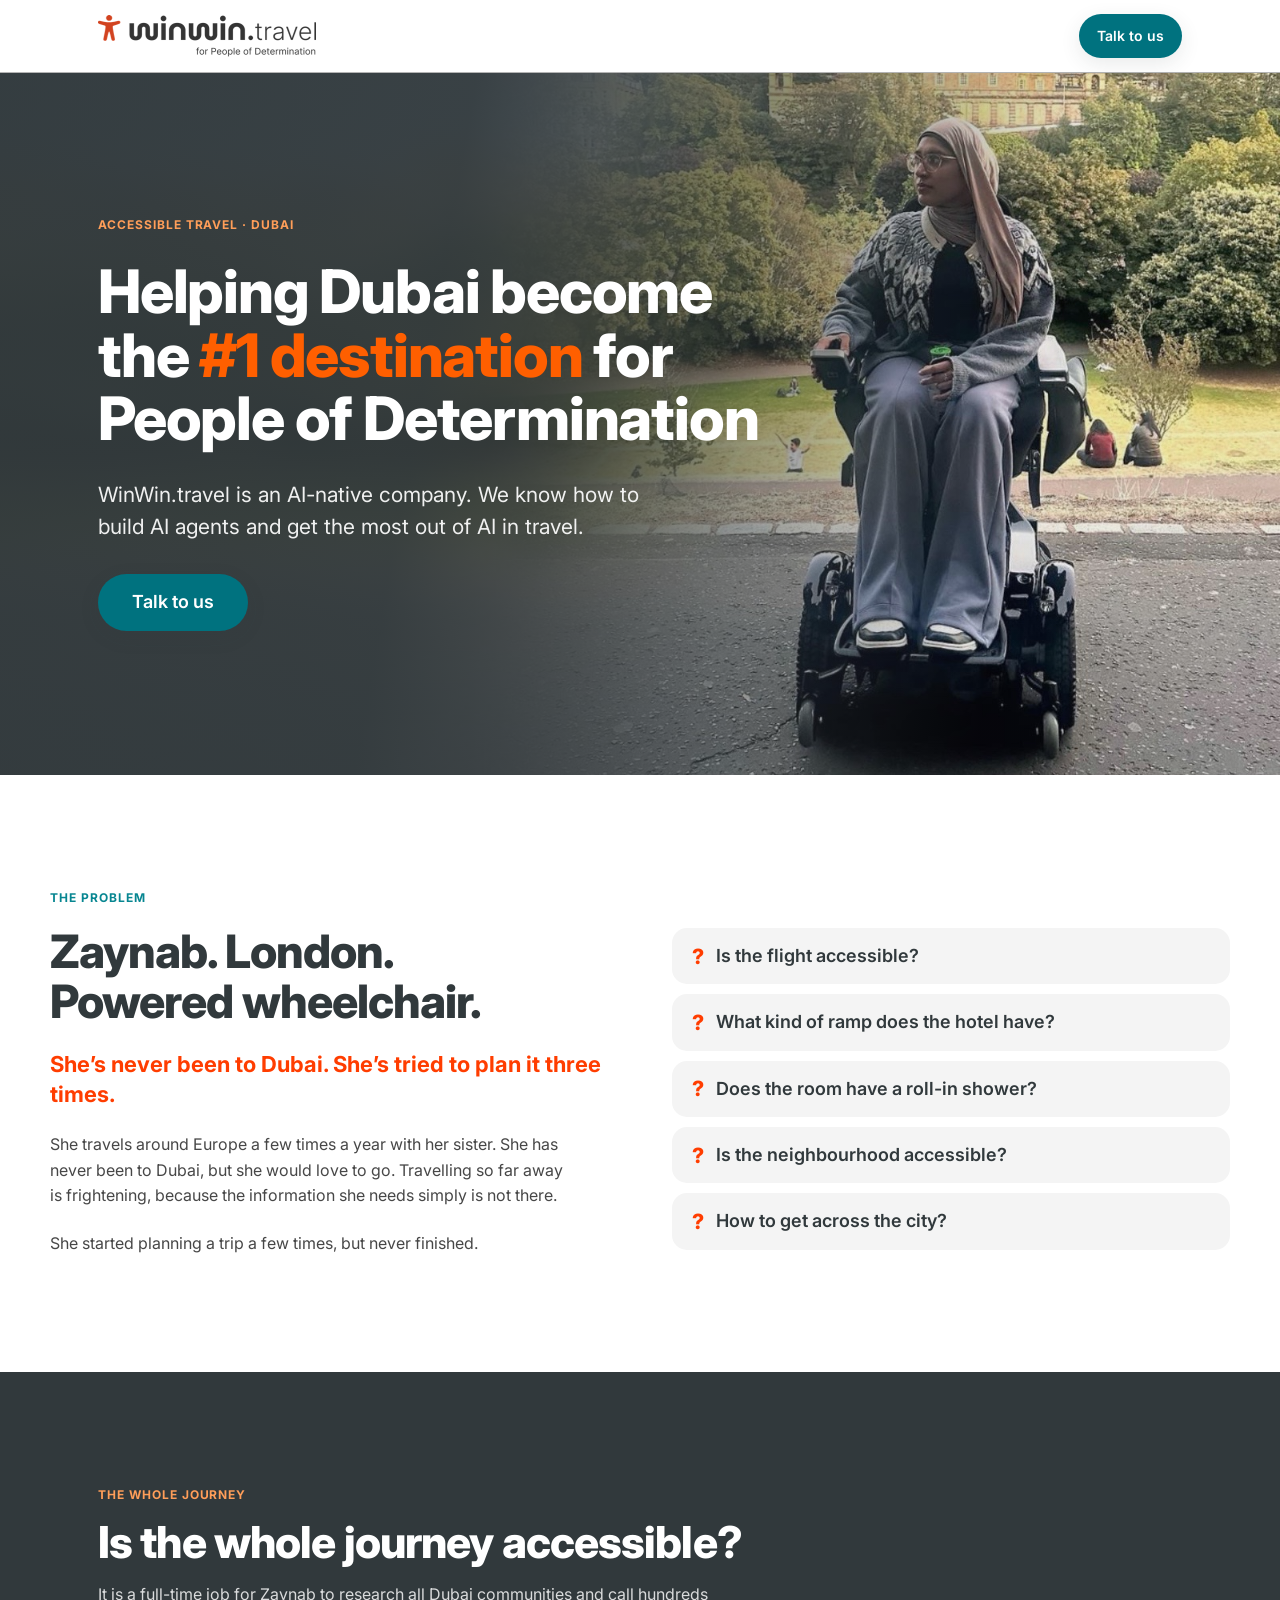
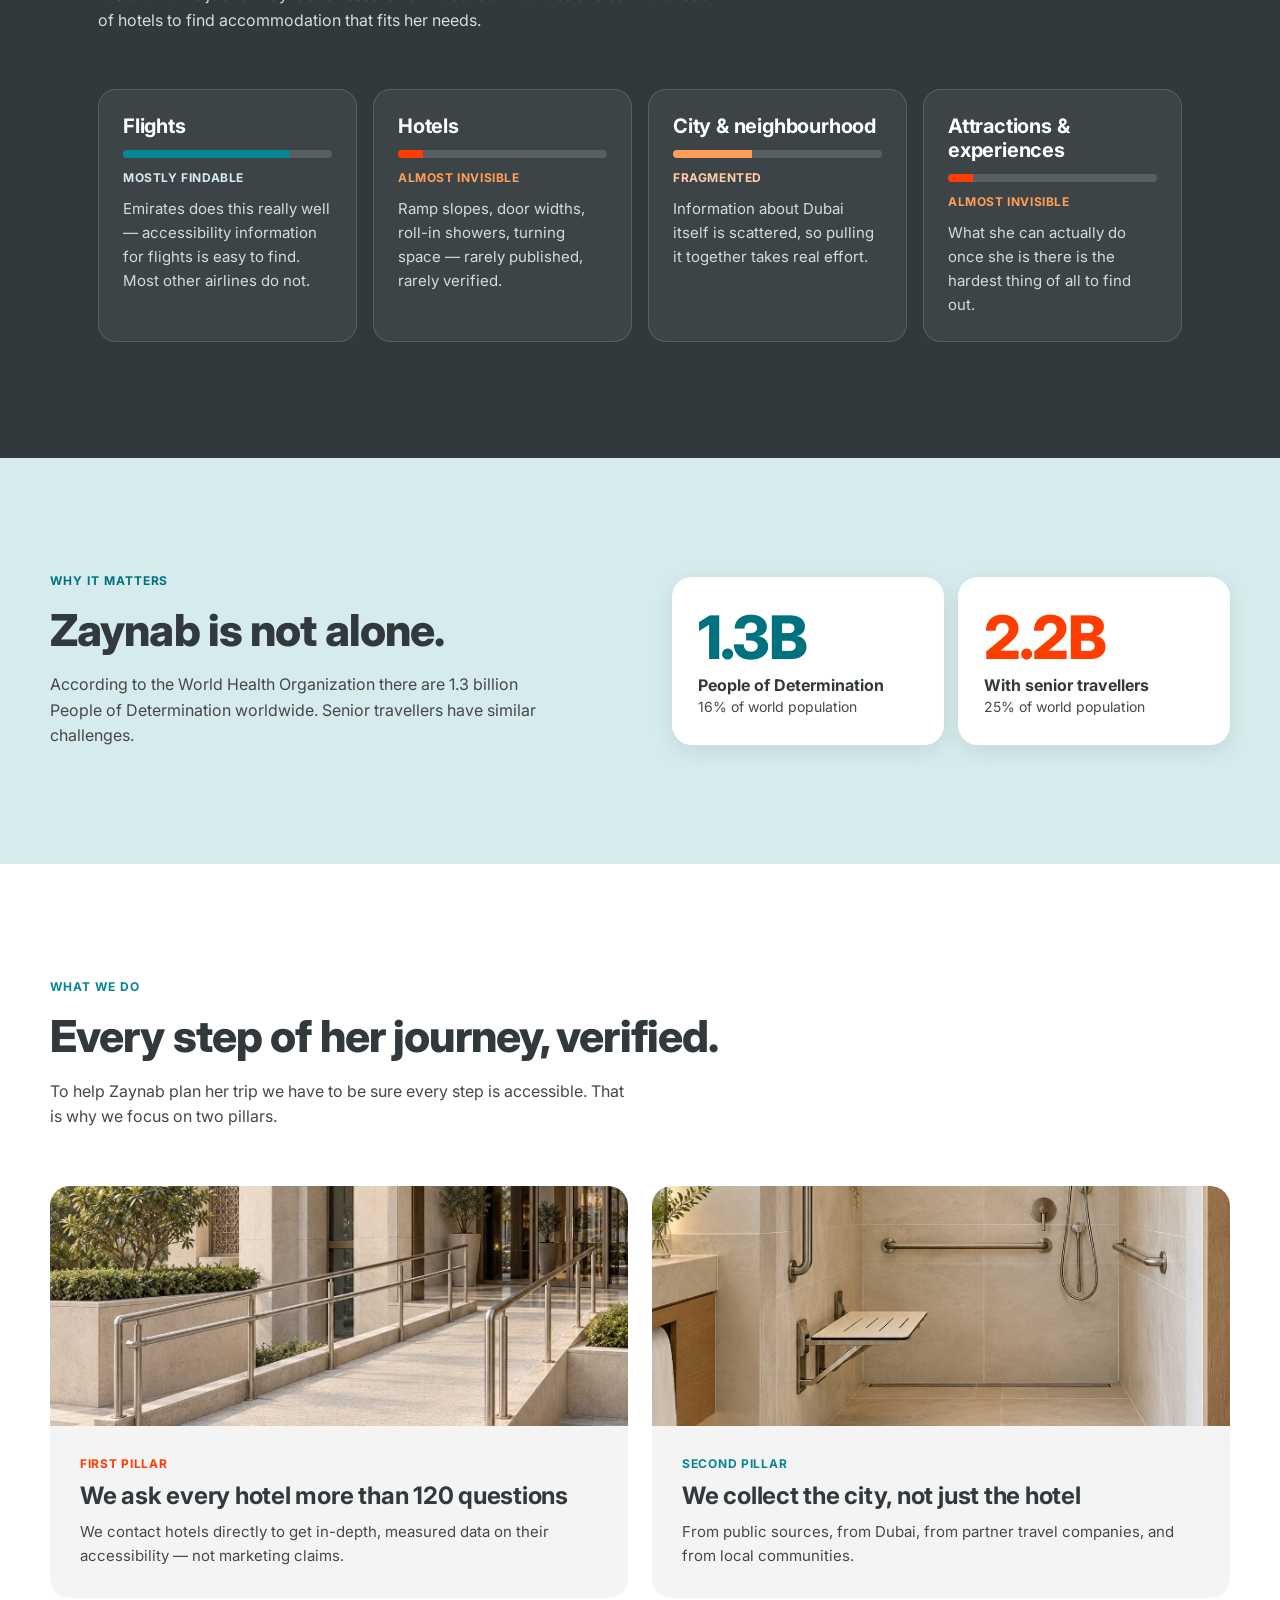
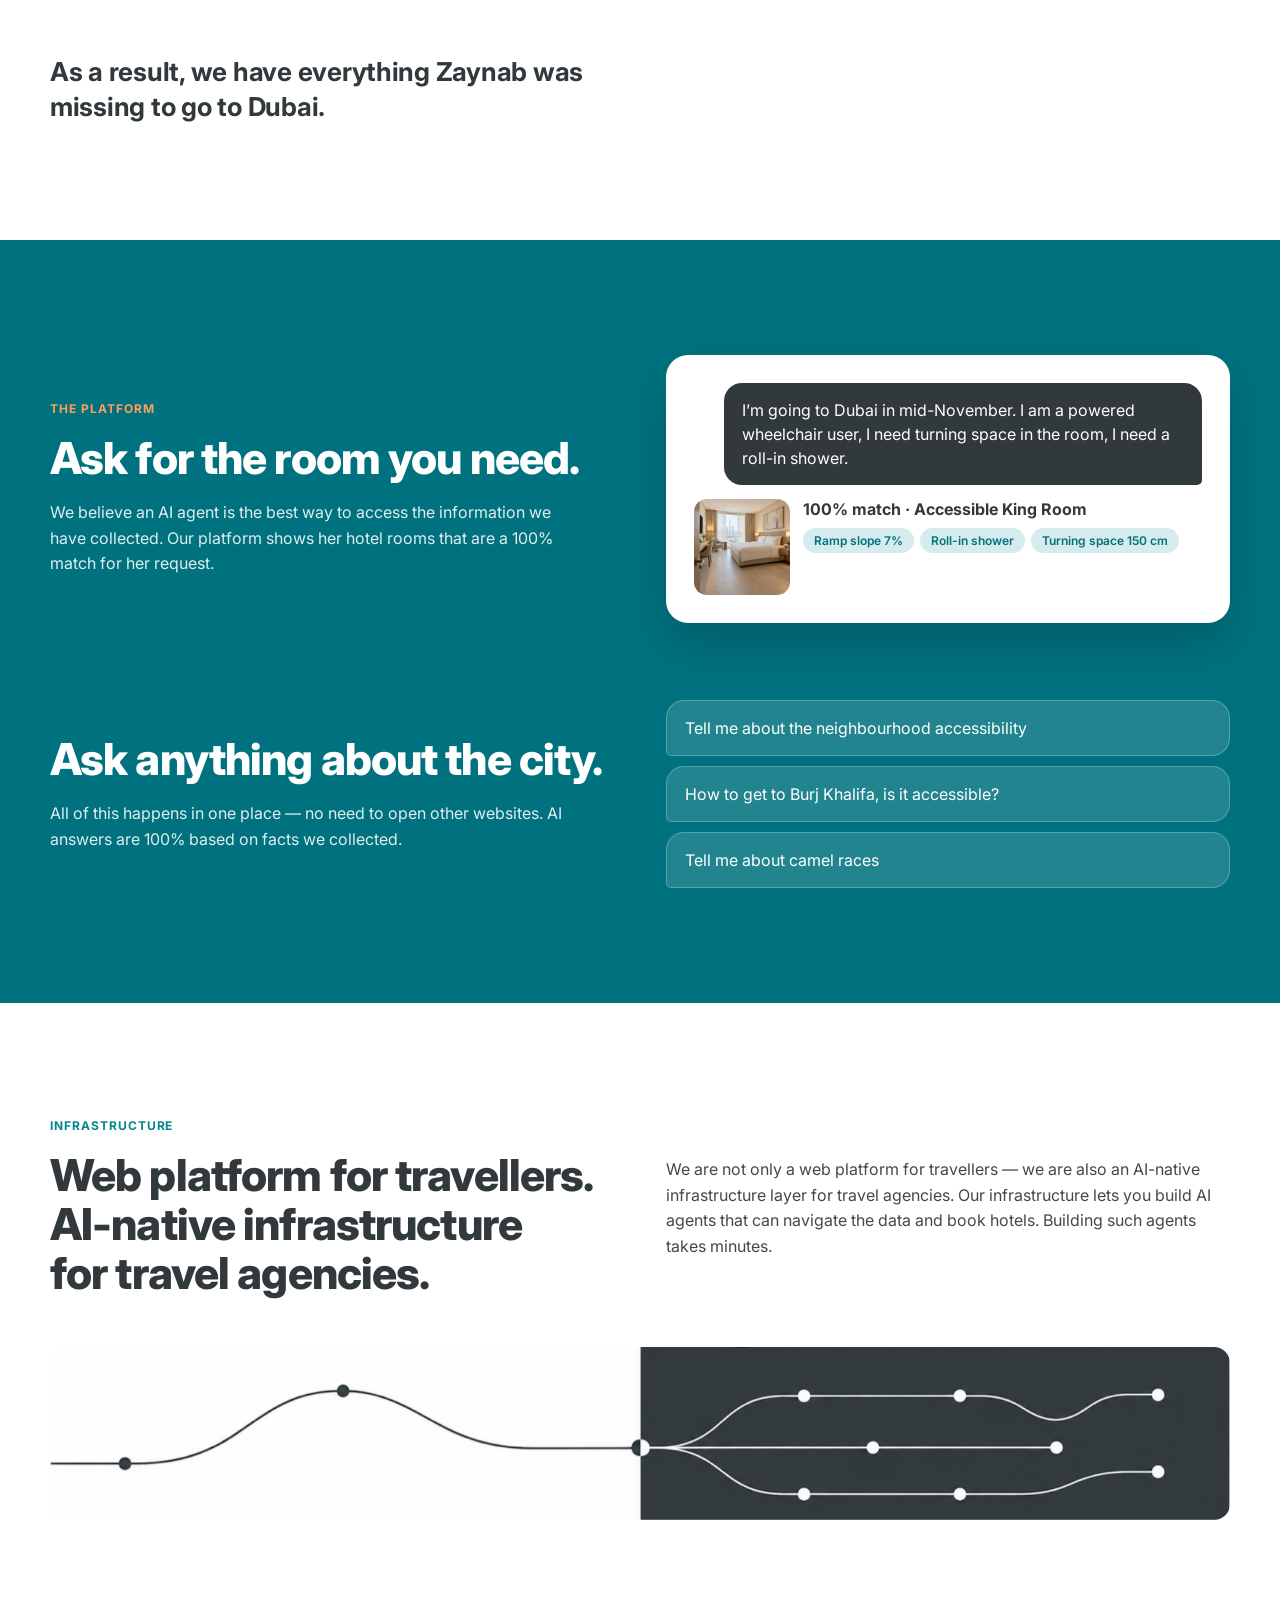
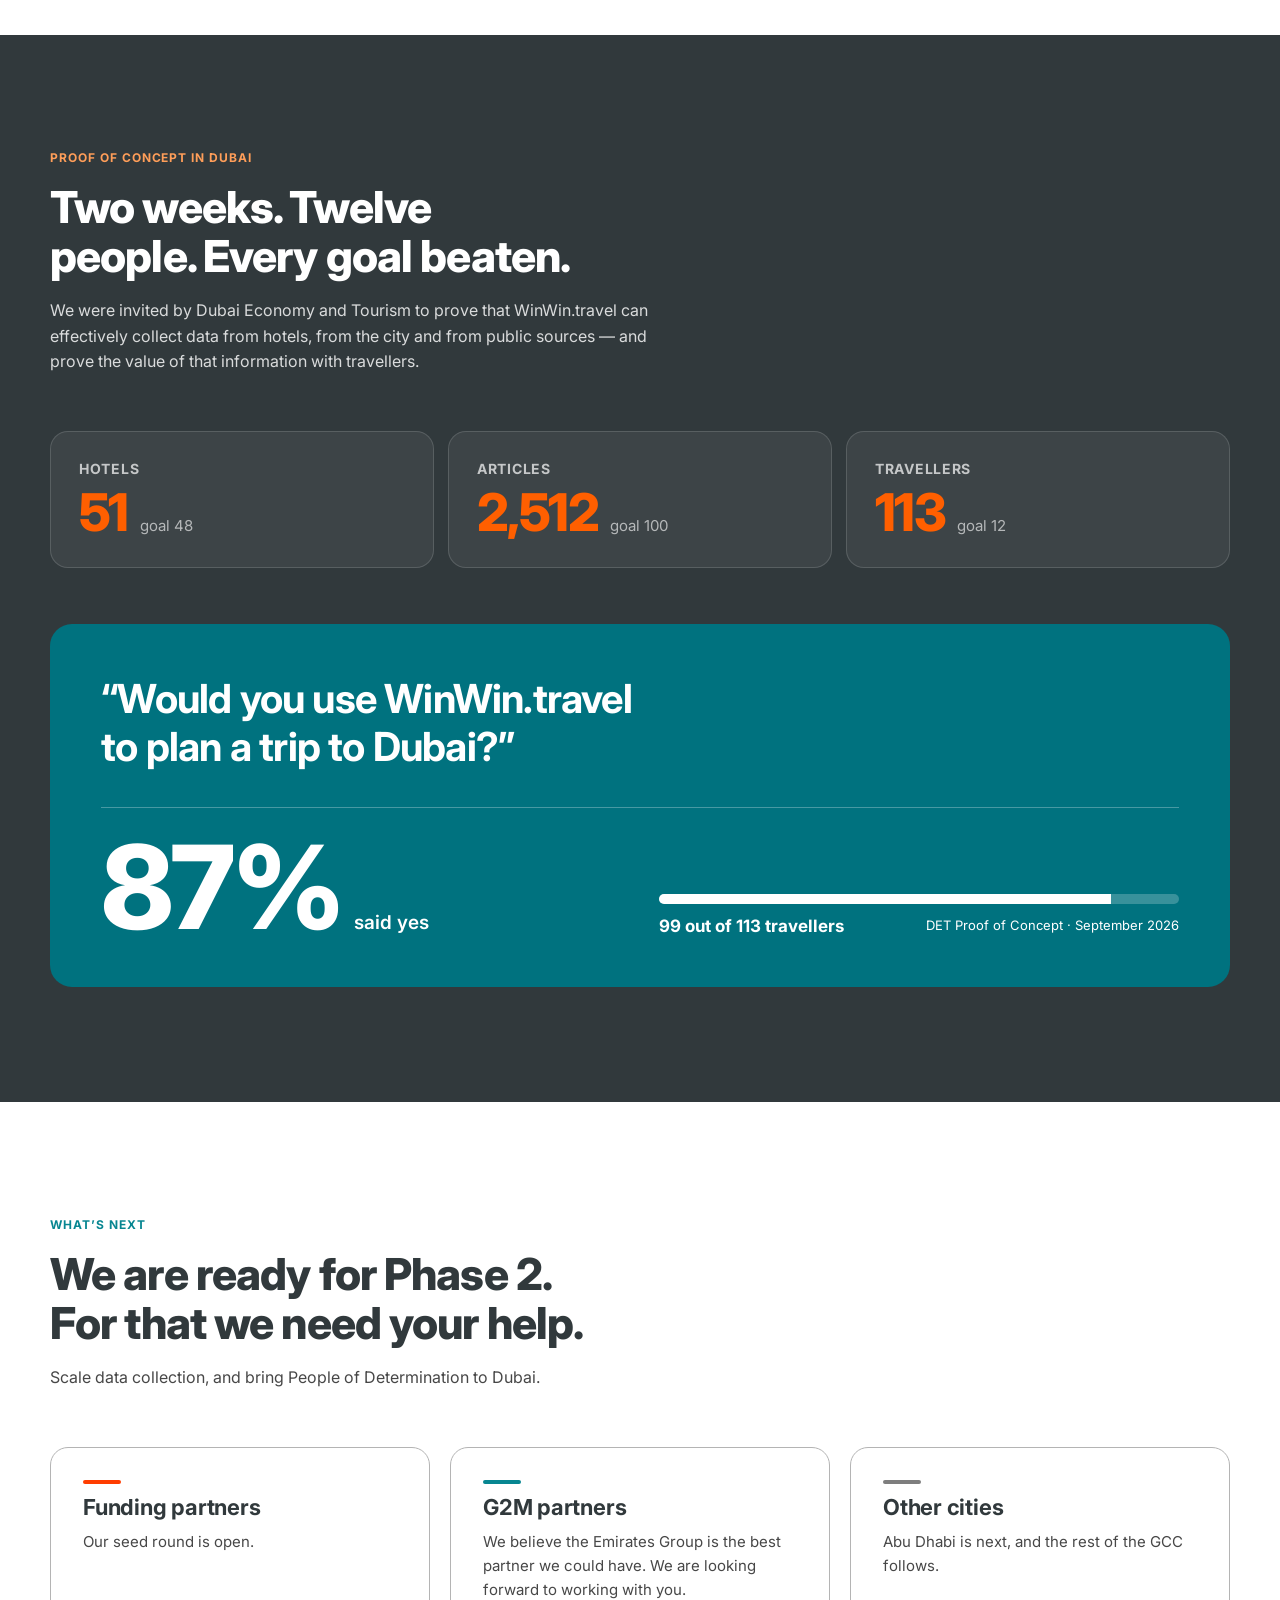
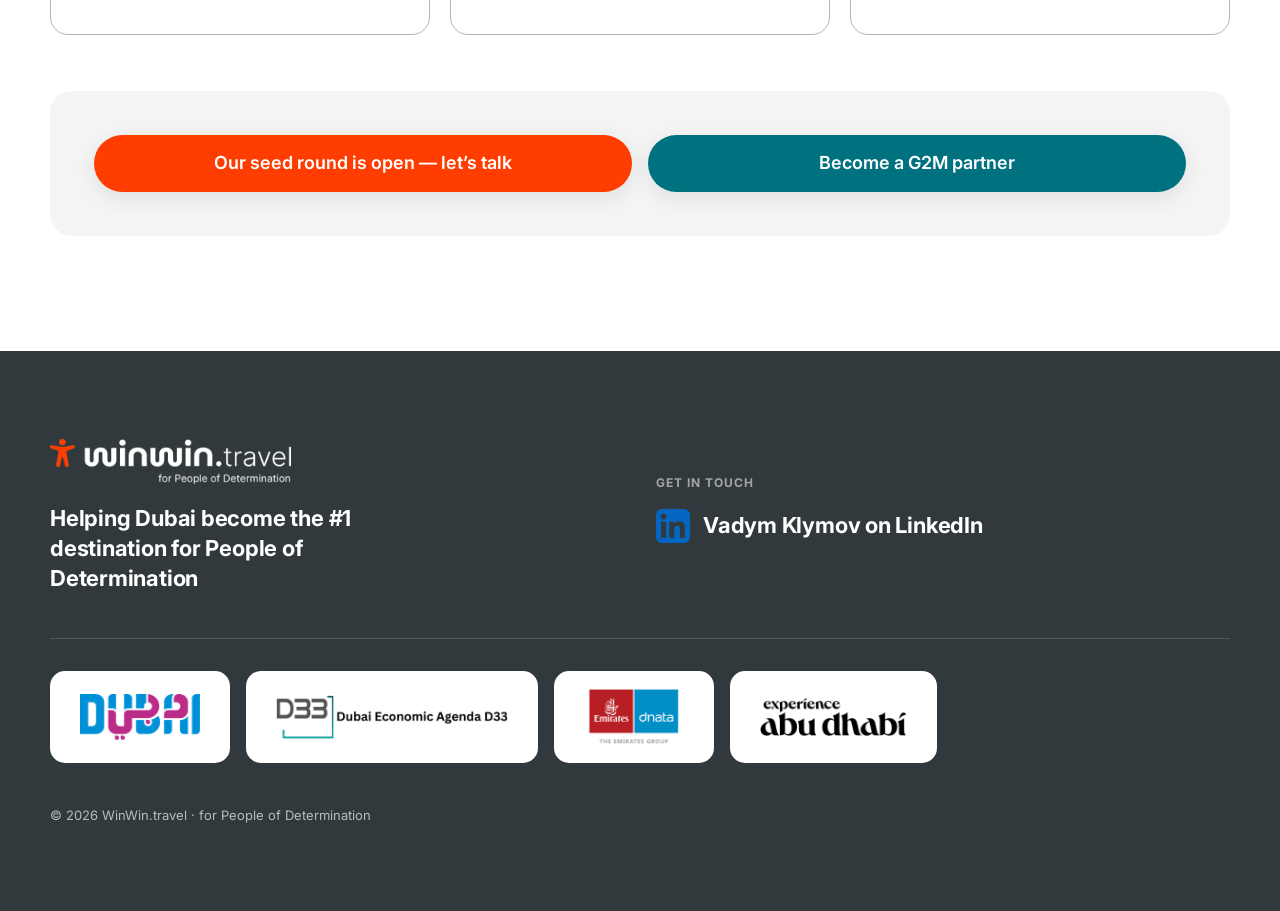
<file: forsatek/index.html>
<!DOCTYPE html>
<html lang="en">
<head>
<!-- Google Tag Manager -->
<script>(function(w,d,s,l,i){w[l]=w[l]||[];w[l].push({'gtm.start':
new Date().getTime(),event:'gtm.js'});var f=d.getElementsByTagName(s)[0],
j=d.createElement(s),dl=l!='dataLayer'?'&l='+l:'';j.async=true;j.src=
'https://www.googletagmanager.com/gtm.js?id='+i+dl;f.parentNode.insertBefore(j,f);
})(window,document,'script','dataLayer','GTM-TPFXL96C');</script>
<!-- End Google Tag Manager -->
<meta charset="UTF-8">
<meta name="viewport" content="width=device-width, initial-scale=1.0">
<title>WinWin.travel - accessible travel, Dubai first</title>
<meta name="description" content="WinWin.travel helps Dubai become the #1 destination for People of Determination. We ask every hotel more than 120 questions, collect the city as well as the hotel, and make all of it searchable through an AI agent. Proof of concept with Dubai Economy and Tourism: 51 hotels, 2,512 articles, 113 travellers, 87% would use it.">
<meta name="theme-color" content="#31393C">
<link rel="canonical" href="https://pages.winwin.travel/forsatek/">
<meta property="og:title" content="Helping Dubai become the #1 destination for People of Determination">
<meta property="og:description" content="We collect accessibility data room by room and city-wide, then make it searchable in plain language. 51 hotels, 2,512 articles, 113 travellers - 87% said they would use it.">
<meta property="og:type" content="website">
<meta property="og:url" content="https://pages.winwin.travel/forsatek/">
<meta property="og:image" content="https://pages.winwin.travel/forsatek/assets/hero-zaynab.jpg">
<meta property="og:image:alt" content="Zaynab, a powered wheelchair user, outdoors in a London park">
<meta name="twitter:card" content="summary_large_image">
<link rel="preconnect" href="https://fonts.googleapis.com">
<link rel="preconnect" href="https://fonts.gstatic.com" crossorigin>
<link href="https://fonts.googleapis.com/css2?family=Inter:wght@400;500;600;700;800&display=swap" rel="stylesheet">
<link rel="icon" type="image/png" href="../shared/favicon.png">

<!--
  Built from the design handoff in design_handoff_winwin_landing/ (Claude Design
  project "WinWin Landing Page - Responsive"). The prototype's JS responsive
  layer and <x-dc> runtime are deliberately not carried over - every layout
  delta below is an ordinary media query at 760px, per the handoff README.

  OPEN ITEMS before this is promoted anywhere public:
    1. CTA destination. All seven CTAs point at Vadym's LinkedIn profile, which
       the handoff marks as a placeholder. Search for LINKEDIN-CTA below.
       Note the handoff spelled the profile /in/vadymklymov/ while the previous
       version of this page used /in/vadym-klymov/ - the second one is used here.
    2. The 2.2B senior-traveller figure is unsourced. The 1.3B figure is WHO.
    3. UN SDG and Intelak partner logos were named in the deck but no asset
       was supplied - the footer row has four marks, not six.
    4. Wordmarks and partner logos are raster crops. Ask design for SVG.
-->

<style>
:root {
  /* Brand orange - energetic, action */
  --brand-300: #FF3D00;
  --brand-200: #FF5F00;
  --brand-100: #FF9E59;
  --brand-50:  #FFCBA8;
  /* Primary teal - calm, trust, accessibility */
  --primary-200: #00727F;
  --primary-100: #078691;
  --primary-50:  #D6EBED;
  /* Neutrals */
  --grey-100: #F4F4F4;
  --grey-200: #B4B4B4;
  --grey-300: #7E7E7E;
  --grey-400: #474747;
  --grey-500: #31393C;

  --font-sans: 'Inter', -apple-system, BlinkMacSystemFont, 'Segoe UI', Roboto, Helvetica, Arial, sans-serif;
  --shadow-md: 0 6px 20px rgba(49,57,60,.10);

  --gutter: clamp(18px, 5vw, 48px);
  --section-y: clamp(56px, 9vw, 120px);
}

*, *::before, *::after { box-sizing: border-box; margin: 0; padding: 0; }

html { scroll-behavior: smooth; }
@media (prefers-reduced-motion: reduce) {
  html { scroll-behavior: auto; }
  * { transition: none !important; }
}

body {
  font-family: var(--font-sans);
  color: var(--grey-500);
  background: #FFFFFF;
  overflow-x: hidden;
  -webkit-font-smoothing: antialiased;
}

a { color: var(--primary-200); text-decoration: none; }
a:hover { color: var(--brand-300); }

/* Accessibility brand - do not suppress or restyle away. */
*:focus-visible { outline: 3px solid var(--primary-100); outline-offset: 3px; }

img { display: block; }
ul { list-style: none; }

/* ---------- layout primitives ---------- */
.wrap { max-width: 1180px; margin: 0 auto; }
.section { padding: var(--section-y) var(--gutter); }
.stack { display: flex; flex-direction: column; }

/* ---------- type ---------- */
.eyebrow {
  font-size: 12px; font-weight: 700; letter-spacing: .08em;
  text-transform: uppercase;
}
h1, h2, h3 { font-weight: 800; letter-spacing: -0.02em; text-wrap: balance; }
h1 { font-size: clamp(34px, 5.2vw, 60px); line-height: 1.06; }
h2 { font-size: clamp(30px, 3.8vw, 44px); line-height: 1.1; }
h3 { font-weight: 700; letter-spacing: -0.01em; }
.body { font-size: 16px; line-height: 1.6; }

/* ---------- buttons (design-system Button, pill, semibold) ---------- */
.btn {
  display: inline-flex; align-items: center; justify-content: center;
  text-align: center;
  font-family: inherit; font-weight: 600; line-height: 1.15;
  border: 2px solid transparent; border-radius: 999px;
  min-height: 44px; /* touch target - a11y requirement, overrides the DS 36px sm */
  cursor: pointer;
  transition: transform .16s cubic-bezier(.2,.7,.2,1), filter .16s, box-shadow .16s;
}
.btn:hover { transform: translateY(-1px); filter: brightness(1.06); }
.btn:active { transform: translateY(0); }
.btn--sm { font-size: 14px; padding: 8px 16px; gap: 6px; }
.btn--md { font-size: 16px; padding: 12px 24px; gap: 8px; }
.btn--lg { font-size: 18px; padding: 16px 32px; gap: 10px; }
.btn--teal   { background: var(--primary-200); color: #FFFFFF; box-shadow: var(--shadow-md); }
.btn--orange { background: var(--brand-300);   color: #FFFFFF; box-shadow: var(--shadow-md); }
.btn--white  { background: #FFFFFF; color: var(--primary-200); border-color: #FFFFFF; }
.btn--teal:hover, .btn--orange:hover { color: #FFFFFF; }
.btn--white:hover { color: var(--primary-200); }

/* ---------- header ---------- */
.site-header {
  position: sticky; top: 0; z-index: 50;
  background: rgba(255,255,255,.92);
  backdrop-filter: blur(10px); -webkit-backdrop-filter: blur(10px);
  border-bottom: 1px solid var(--grey-200);
}
.site-header__inner {
  max-width: 1180px; margin: 0 auto;
  padding: 14px var(--gutter);
  display: flex; align-items: center; justify-content: space-between; gap: 16px;
}
.logo--full { height: 42px; width: auto; }
.logo--mark { height: 24px; width: auto; display: none; }

/* ---------- hero ---------- */
.hero {
  position: relative; background: var(--grey-500); color: #FFFFFF;
  overflow: hidden; min-height: min(78vh, 720px);
  display: flex; align-items: center;
}
.hero__img {
  position: absolute; inset: 0; width: 100%; height: 100%;
  object-fit: cover; object-position: 72% center;
}
.hero__scrim {
  position: absolute; inset: 0;
  background: linear-gradient(100deg, rgba(49,57,60,.96) 0%, rgba(49,57,60,.92) 34%, rgba(49,57,60,.55) 56%, rgba(49,57,60,.08) 78%);
}
.hero__inner {
  position: relative; max-width: 1180px; width: 100%; margin: 0 auto;
  padding: clamp(40px,9vw,120px) var(--gutter);
}
.hero__content {
  max-width: 680px; display: flex; flex-direction: column;
  gap: clamp(18px,2.4vw,28px); align-items: flex-start;
}
.hero__eyebrow { color: var(--brand-100); }
.hero h1 .accent { color: var(--brand-200); }
.hero__body {
  font-size: clamp(16px,1.7vw,21px); line-height: 1.5;
  color: rgba(255,255,255,.92); max-width: 560px;
}
.hero .btn { margin-top: 4px; }

/* ---------- problem ---------- */
.problem__grid {
  display: grid; grid-template-columns: repeat(auto-fit, minmax(300px, 1fr));
  gap: clamp(24px,5vw,72px); align-items: start;
}
.problem__copy { gap: 22px; min-width: 0; }
.problem__copy .eyebrow { color: var(--primary-100); }
.problem__h2 { font-size: clamp(30px, 4vw, 46px); line-height: 1.08; }
.problem__lede {
  font-size: clamp(18px,2vw,22px); line-height: 1.4; font-weight: 700;
  color: var(--brand-300);
}
.problem__copy .body { color: var(--grey-400); max-width: 52ch; }
.questions { gap: 10px; min-width: 0; padding-top: 38px; }
.question {
  display: flex; align-items: center; gap: 12px;
  padding: 16px 20px; background: var(--grey-100); border-radius: 15px;
  font-size: clamp(16px,1.6vw,18px); font-weight: 600; line-height: 1.35;
}
.question::before {
  content: "?"; color: var(--brand-300); font-size: 21px; font-weight: 800;
  line-height: 1; flex: none;
}

/* ---------- journey ---------- */
.journey {
  padding: var(--section-y) 0;
  background: var(--grey-500); color: #FFFFFF;
}
.journey__wrap { gap: clamp(24px,5vw,56px); }
.journey__head { gap: 16px; max-width: 760px; padding: 0 var(--gutter); }
.journey__head .eyebrow { color: var(--brand-100); }
.journey__head h2 { font-size: clamp(28px, 3.8vw, 44px); }
.journey__head .body { color: rgba(255,255,255,.82); max-width: 62ch; }
.journey__track {
  display: grid; grid-template-columns: repeat(auto-fit, minmax(230px, 1fr));
  gap: 16px; padding: 0 var(--gutter);
}
.journey__card {
  display: flex; flex-direction: column; gap: 12px; padding: 24px;
  background: rgba(255,255,255,.06); border: 1px solid rgba(255,255,255,.14);
  border-radius: 18px; min-width: 0;
}
.journey__card h3 { font-size: 20px; }
.meter {
  height: 8px; border-radius: 999px;
  background: rgba(255,255,255,.14); overflow: hidden;
}
.meter__fill { height: 100%; }
.journey__status { font-size: 12px; font-weight: 700; letter-spacing: .05em; text-transform: uppercase; }
.journey__card p { font-size: 15px; line-height: 1.6; color: rgba(255,255,255,.8); }
.journey__hint {
  display: none; padding: 0 var(--gutter);
  font-size: 13px; color: rgba(255,255,255,.66);
}

/* ---------- why it matters ---------- */
.why { background: var(--primary-50); }
.why__grid {
  display: grid; grid-template-columns: repeat(auto-fit, minmax(290px, 1fr));
  gap: clamp(24px,5vw,64px); align-items: center;
}
.why__copy { gap: 18px; min-width: 0; }
.why__copy .eyebrow { color: var(--primary-200); }
.why__copy .body { color: var(--grey-400); max-width: 50ch; }
.stats {
  display: grid; grid-template-columns: repeat(auto-fit, minmax(190px, 1fr));
  gap: 14px; min-width: 0;
}
.stat {
  display: flex; flex-direction: column; gap: 8px;
  padding: clamp(22px,3vw,30px) clamp(24px,3vw,26px);
  background: #FFFFFF; border-radius: 20px; box-shadow: var(--shadow-md);
  min-width: 0;
}
.stat__figure {
  font-size: clamp(44px,5.5vw,60px); font-weight: 800;
  letter-spacing: -0.03em; line-height: 1; flex: none;
}
.stat__figure--teal   { color: var(--primary-200); }
.stat__figure--orange { color: var(--brand-300); }
.stat__text { display: flex; flex-direction: column; gap: 2px; min-width: 0; }
.stat__label { font-size: 16px; font-weight: 700; line-height: 1.35; }
.stat__sub { font-size: 14px; color: var(--grey-400); }

/* ---------- what we do ---------- */
.pillars__wrap { gap: clamp(24px,5vw,56px); }
.pillars__head { gap: 18px; max-width: 700px; }
.pillars__head .eyebrow { color: var(--primary-100); }
.pillars__head .body { color: var(--grey-400); max-width: 58ch; }
.pillars__grid {
  display: grid; grid-template-columns: repeat(auto-fit, minmax(300px, 1fr));
  gap: clamp(14px,2vw,24px);
}
.pillar {
  display: flex; flex-direction: column;
  border-radius: 20px; overflow: hidden; background: var(--grey-100); min-width: 0;
}
.pillar img { width: 100%; height: clamp(190px,26vw,240px); object-fit: cover; }
.pillar__text { display: flex; flex-direction: column; gap: 10px; padding: clamp(24px,3vw,30px); }
.pillar__text .eyebrow { letter-spacing: .06em; }
.pillar__text h3 { font-size: clamp(21px,2.4vw,24px); line-height: 1.22; }
.pillar__text p { font-size: 15px; line-height: 1.6; color: var(--grey-400); }
.pillars__close {
  font-size: clamp(20px,2.2vw,26px); font-weight: 700; line-height: 1.35;
  letter-spacing: -0.01em; max-width: 34ch;
}

/* ---------- product ---------- */
.product { background: var(--primary-200); color: #FFFFFF; }
.product__wrap { gap: clamp(44px,6vw,80px); }
.product__block {
  display: grid; grid-template-columns: repeat(auto-fit, minmax(300px, 1fr));
  gap: clamp(24px,4vw,56px); align-items: center;
}
.product__copy { gap: 18px; min-width: 0; }
.product__copy .eyebrow { color: var(--brand-100); }
.product__copy .body { color: rgba(255,255,255,.88); max-width: 52ch; }
.chat {
  display: flex; flex-direction: column; gap: 14px;
  background: #FFFFFF; border-radius: 22px; padding: clamp(18px,3vw,28px);
  color: var(--grey-500); box-shadow: 0 20px 50px rgba(0,0,0,.18); min-width: 0;
}
.chat__ask {
  align-self: flex-end; max-width: 94%;
  background: var(--grey-500); color: #FFFFFF; padding: 15px 18px;
  border-radius: 18px 18px 5px 18px;
  font-size: clamp(15px,1.6vw,16px); line-height: 1.5;
}
.chat__result { display: flex; gap: 13px; align-items: flex-start; min-width: 0; }
.chat__thumb {
  width: clamp(74px,9vw,96px); height: clamp(74px,9vw,96px);
  object-fit: cover; border-radius: 13px; flex: none;
}
.chat__meta { display: flex; flex-direction: column; gap: 8px; min-width: 0; }
.chat__title { font-size: clamp(15px,1.6vw,16px); font-weight: 700; line-height: 1.3; }
.chat__pills { display: flex; flex-wrap: wrap; gap: 6px; }
.chat__pills li {
  font-size: 12px; font-weight: 600; padding: 5px 11px; border-radius: 999px;
  background: var(--primary-50); color: var(--primary-200);
}
.bubbles { display: flex; flex-direction: column; gap: 10px; min-width: 0; }
.bubbles li {
  background: rgba(255,255,255,.13); border: 1px solid rgba(255,255,255,.24);
  padding: 15px 18px; border-radius: 18px 18px 18px 5px;
  font-size: clamp(15px,1.6vw,16px); line-height: 1.5;
}

/* ---------- infrastructure ---------- */
.infra__wrap { gap: clamp(20px,4vw,48px); }
.infra__grid {
  display: grid; grid-template-columns: repeat(auto-fit, minmax(300px, 1fr));
  gap: clamp(20px,4vw,56px); align-items: center;
}
.infra__copy { gap: 18px; min-width: 0; }
.infra__copy .eyebrow { color: var(--primary-100); }
.infra__copy h2 { font-size: clamp(28px, 3.8vw, 44px); line-height: 1.12; }
.infra__body { color: var(--grey-400); max-width: 56ch; min-width: 0; }
.infra__diagram { width: 100%; height: auto; border-radius: 16px; }

/* ---------- proof of concept ---------- */
.poc { background: var(--grey-500); color: #FFFFFF; }
.poc__wrap { gap: clamp(24px,5vw,56px); }
.poc__head { gap: 18px; max-width: 760px; }
.poc__head .eyebrow { color: var(--brand-100); }
.poc__head .body { color: rgba(255,255,255,.82); max-width: 62ch; }
.poc__grid {
  display: grid; grid-template-columns: repeat(auto-fit, minmax(210px, 1fr)); gap: 14px;
}
.poc__card {
  display: flex; flex-direction: column; gap: 10px;
  padding: clamp(18px,3vw,28px) clamp(20px,3vw,28px); border-radius: 18px;
  background: rgba(255,255,255,.06); border: 1px solid rgba(255,255,255,.14);
  min-width: 0;
}
.poc__label {
  font-size: 14px; font-weight: 700; letter-spacing: .05em;
  text-transform: uppercase; color: rgba(255,255,255,.7);
}
.poc__value { display: flex; align-items: baseline; gap: 12px; flex-wrap: wrap; }
.poc__figure {
  font-size: clamp(34px,4.5vw,52px); font-weight: 800;
  letter-spacing: -0.03em; line-height: 1; color: var(--brand-200);
}
.poc__goal { font-size: 15px; color: rgba(255,255,255,.62); }
.survey {
  display: flex; flex-direction: column; gap: clamp(24px,3.5vw,36px);
  padding: clamp(28px,4vw,56px) clamp(24px,4vw,56px);
  border-radius: 22px; background: var(--primary-200);
}
.survey__quote {
  font-size: clamp(24px,3.4vw,40px); font-weight: 700; line-height: 1.2;
  letter-spacing: -0.02em; max-width: 24ch; text-wrap: balance;
}
.survey__result {
  display: grid; grid-template-columns: repeat(auto-fit, minmax(240px, 1fr));
  gap: clamp(20px,3vw,48px); align-items: end;
  padding-top: clamp(20px,3vw,32px);
  border-top: 1px solid rgba(255,255,255,.28);
}
.survey__share { display: flex; align-items: baseline; gap: 14px; min-width: 0; }
.survey__pct {
  font-size: clamp(76px,10vw,116px); font-weight: 800;
  letter-spacing: -0.04em; line-height: .82;
}
.survey__said { font-size: clamp(16px,1.8vw,19px); font-weight: 600; line-height: 1.3; }
.survey__meter { display: flex; flex-direction: column; gap: 12px; min-width: 0; }
.meter--survey { height: 10px; background: rgba(255,255,255,.22); }
.survey__legend { display: flex; flex-wrap: wrap; justify-content: space-between; gap: 8px 16px; }
.survey__count { font-size: clamp(15px,1.7vw,17px); font-weight: 700; }
.survey__note { font-size: 13px; line-height: 1.5; color: #FFFFFF; }

/* ---------- what's next ---------- */
.next__wrap { gap: clamp(24px,5vw,56px); }
.next__head { gap: 18px; max-width: 700px; }
.next__head .eyebrow { color: var(--primary-100); }
.next__head .body { color: var(--grey-400); max-width: 56ch; }
.next__grid {
  display: grid; grid-template-columns: repeat(auto-fit, minmax(260px, 1fr));
  gap: clamp(12px,2vw,20px);
}
.next__card {
  display: flex; flex-direction: column; gap: 10px;
  padding: clamp(24px,3vw,32px); border-radius: 18px;
  border: 1px solid var(--grey-200); min-width: 0;
}
.next__rule { width: 38px; height: 4px; border-radius: 999px; }
.next__card h3 { font-size: clamp(20px,2.2vw,22px); }
.next__card p { font-size: 15px; line-height: 1.6; color: var(--grey-400); }
.next__ctas {
  display: grid; grid-template-columns: repeat(auto-fit, minmax(280px, 1fr));
  gap: 16px; padding: clamp(24px,4vw,44px); border-radius: 22px;
  background: var(--grey-100);
}

/* ---------- footer ---------- */
.site-footer {
  padding: clamp(48px,7vw,88px) var(--gutter);
  background: var(--grey-500); color: #FFFFFF;
}
.site-footer__wrap { gap: clamp(30px,4vw,44px); }
.site-footer__top {
  display: grid; grid-template-columns: repeat(auto-fit, minmax(280px, 1fr));
  gap: clamp(24px,4vw,32px); align-items: start;
}
.site-footer__brand { gap: 20px; min-width: 0; }
.site-footer__wordmark {
  width: clamp(200px,28vw,241px); height: auto; max-width: 100%;
}
.site-footer__claim {
  font-size: clamp(20px,2vw,22px); font-weight: 700; line-height: 1.35;
  letter-spacing: -0.01em; max-width: 26ch;
}
.site-footer__contact { gap: 14px; min-width: 0; padding-top: 36px; }
.site-footer__contact .eyebrow { color: rgba(255,255,255,.55); }
.site-footer__link {
  display: inline-flex; align-items: center; gap: 13px; min-height: 44px;
  color: #FFFFFF; font-size: clamp(18px,2vw,22px); font-weight: 700;
  letter-spacing: -0.01em; line-height: 1.35; align-self: flex-start;
}
.site-footer__link:hover { color: var(--brand-200); }
.site-footer__link img {
  height: clamp(30px,3.4vw,34px); width: clamp(30px,3.4vw,34px);
  flex: none; border-radius: 6px;
}
.partners {
  display: flex; flex-wrap: wrap; align-items: center; gap: clamp(10px,1.6vw,16px);
  padding-top: clamp(26px,3vw,32px); border-top: 1px solid rgba(255,255,255,.16);
}
/* White chips: these are multi-color marks and must never be inverted. */
.partners li {
  display: inline-flex; align-items: center;
  height: clamp(62px,8vw,92px); padding: 0 clamp(18px,3vw,30px);
  background: #FFFFFF; border-radius: 15px;
}
.partners img { width: auto; }
.partners__det        { height: clamp(30px,4.4vw,46px); }
.partners__d33        { height: clamp(28px,4.2vw,44px); }
.partners__emirates   { height: clamp(42px,6vw,64px); }
.partners__abudhabi   { height: clamp(26px,3.6vw,38px); }
.legal { font-size: 13px; color: rgba(255,255,255,.66); }

/* ---------- the one breakpoint ---------- */
@media (max-width: 760px) {
  .logo--full { display: none; }
  .logo--mark { display: block; }

  .hero { min-height: 520px; align-items: flex-end; }
  .hero__img { object-position: 66% 20%; }
  .hero__scrim {
    background: linear-gradient(180deg, rgba(49,57,60,.35) 0%, rgba(49,57,60,.55) 38%, rgba(49,57,60,.95) 78%, rgba(49,57,60,.99) 100%);
  }
  .hero__inner { padding: 0 18px 36px; }

  .questions { padding-top: 0; }

  .journey__track {
    display: flex; overflow-x: auto;
    scroll-snap-type: x mandatory; -webkit-overflow-scrolling: touch;
    padding: 4px 18px 8px;
  }
  .journey__card { flex: none; width: 250px; scroll-snap-align: start; }
  .journey__hint { display: block; }

  .stats { grid-template-columns: 1fr; }
  .stat { flex-direction: row; align-items: center; gap: 18px; }

  .poc__grid { grid-template-columns: 1fr; }
  .poc__card { flex-direction: row; align-items: baseline; justify-content: space-between; gap: 12px; }

  .site-footer__contact { padding-top: 0; }

  .next__ctas .btn { width: 100%; }
}
</style>
</head>
<body>
<!-- Google Tag Manager (noscript) -->
<noscript><iframe src="https://www.googletagmanager.com/ns.html?id=GTM-TPFXL96C"
height="0" width="0" style="display:none;visibility:hidden"></iframe></noscript>
<!-- End Google Tag Manager (noscript) -->

<header class="site-header">
  <div class="site-header__inner">
    <img class="logo--full" src="assets/logo-wordmark.png" width="435" height="84" alt="winwin.travel - for People of Determination">
    <img class="logo--mark" src="assets/logo-wordmark-compact.png" width="404" height="48" alt="winwin.travel">
    <!-- LINKEDIN-CTA -->
    <a class="btn btn--sm btn--teal" href="https://www.linkedin.com/in/vadym-klymov/" target="_blank" rel="noopener">Talk to us</a>
  </div>
</header>

<main>

<section class="hero">
  <img class="hero__img" src="assets/hero-zaynab.jpg" width="1600" height="900" fetchpriority="high"
       alt="Zaynab, a powered wheelchair user, outdoors in a London park">
  <div class="hero__scrim"></div>
  <div class="hero__inner">
    <div class="hero__content">
      <span class="eyebrow hero__eyebrow">Accessible travel &middot; Dubai</span>
      <h1>Helping Dubai become the <span class="accent">#1 destination</span> for People of Determination</h1>
      <p class="hero__body">WinWin.travel is an AI-native company. We know how to build AI agents and get the most out of AI in travel.</p>
      <!-- LINKEDIN-CTA -->
      <a class="btn btn--lg btn--teal" href="https://www.linkedin.com/in/vadym-klymov/" target="_blank" rel="noopener">Talk to us</a>
    </div>
  </div>
</section>

<section class="section">
  <div class="wrap problem__grid">
    <div class="stack problem__copy">
      <span class="eyebrow">The problem</span>
      <h2 class="problem__h2">Zaynab. London. Powered wheelchair.</h2>
      <p class="problem__lede">She&rsquo;s never been to Dubai. She&rsquo;s tried to plan it three times.</p>
      <p class="body">She travels around Europe a few times a year with her sister. She has never been to Dubai, but she would love to go. Travelling so far away is frightening, because the information she needs simply is not there.</p>
      <p class="body">She started planning a trip a few times, but never finished.</p>
    </div>
    <ul class="stack questions">
      <li class="question">Is the flight accessible?</li>
      <li class="question">What kind of ramp does the hotel have?</li>
      <li class="question">Does the room have a roll-in shower?</li>
      <li class="question">Is the neighbourhood accessible?</li>
      <li class="question">How to get across the city?</li>
    </ul>
  </div>
</section>

<section class="journey">
  <div class="wrap stack journey__wrap">
    <div class="stack journey__head">
      <span class="eyebrow">The whole journey</span>
      <h2>Is the whole journey accessible?</h2>
      <p class="body">It is a full-time job for Zaynab to research all Dubai communities and call hundreds of hotels to find accommodation that fits her needs.</p>
    </div>
    <div class="journey__track">
      <article class="journey__card">
        <h3>Flights</h3>
        <div class="meter"><div class="meter__fill" style="width: 80%; background: var(--primary-100)"></div></div>
        <span class="journey__status" style="color: var(--primary-50)">Mostly findable</span>
        <p>Emirates does this really well &mdash; accessibility information for flights is easy to find. Most other airlines do not.</p>
      </article>
      <article class="journey__card">
        <h3>Hotels</h3>
        <div class="meter"><div class="meter__fill" style="width: 12%; background: var(--brand-300)"></div></div>
        <span class="journey__status" style="color: var(--brand-100)">Almost invisible</span>
        <p>Ramp slopes, door widths, roll-in showers, turning space &mdash; rarely published, rarely verified.</p>
      </article>
      <article class="journey__card">
        <h3>City &amp; neighbourhood</h3>
        <div class="meter"><div class="meter__fill" style="width: 38%; background: var(--brand-100)"></div></div>
        <span class="journey__status" style="color: var(--brand-50)">Fragmented</span>
        <p>Information about Dubai itself is scattered, so pulling it together takes real effort.</p>
      </article>
      <article class="journey__card">
        <h3>Attractions &amp; experiences</h3>
        <div class="meter"><div class="meter__fill" style="width: 12%; background: var(--brand-300)"></div></div>
        <span class="journey__status" style="color: var(--brand-100)">Almost invisible</span>
        <p>What she can actually do once she is there is the hardest thing of all to find out.</p>
      </article>
    </div>
    <span class="journey__hint">Swipe to see all four &rarr;</span>
  </div>
</section>

<section class="section why">
  <div class="wrap why__grid">
    <div class="stack why__copy">
      <span class="eyebrow">Why it matters</span>
      <h2>Zaynab is not alone.</h2>
      <p class="body">According to the World Health Organization there are 1.3 billion People of Determination worldwide. Senior travellers have similar challenges.</p>
    </div>
    <div class="stats">
      <div class="stat">
        <span class="stat__figure stat__figure--teal">1.3B</span>
        <span class="stat__text">
          <span class="stat__label">People of Determination</span>
          <span class="stat__sub">16% of world population</span>
        </span>
      </div>
      <div class="stat">
        <span class="stat__figure stat__figure--orange">2.2B</span>
        <span class="stat__text">
          <span class="stat__label">With senior travellers</span>
          <span class="stat__sub">25% of world population</span>
        </span>
      </div>
    </div>
  </div>
</section>

<section class="section">
  <div class="wrap stack pillars__wrap">
    <div class="stack pillars__head">
      <span class="eyebrow">What we do</span>
      <h2>Every step of her journey, verified.</h2>
      <p class="body">To help Zaynab plan her trip we have to be sure every step is accessible. That is why we focus on two pillars.</p>
    </div>
    <div class="pillars__grid">
      <article class="pillar">
        <img src="assets/pillar-ramp.jpg" width="640" height="800" loading="lazy"
             alt="Step-free ramp at a Dubai hotel entrance">
        <div class="pillar__text">
          <span class="eyebrow" style="color: var(--brand-300)">First pillar</span>
          <h3>We ask every hotel more than 120 questions</h3>
          <p>We contact hotels directly to get in-depth, measured data on their accessibility &mdash; not marketing claims.</p>
        </div>
      </article>
      <article class="pillar">
        <img src="assets/pillar-bathroom.jpg" width="640" height="800" loading="lazy"
             alt="Accessible bathroom with roll-in shower, grab rails and a fold-down seat">
        <div class="pillar__text">
          <span class="eyebrow" style="color: var(--primary-100)">Second pillar</span>
          <h3>We collect the city, not just the hotel</h3>
          <p>From public sources, from Dubai, from partner travel companies, and from local communities.</p>
        </div>
      </article>
    </div>
    <p class="pillars__close">As a result, we have everything Zaynab was missing to go to Dubai.</p>
  </div>
</section>

<section class="section product">
  <div class="wrap stack product__wrap">

    <div class="product__block">
      <div class="stack product__copy">
        <span class="eyebrow">The platform</span>
        <h2>Ask for the room you need.</h2>
        <p class="body">We believe an AI agent is the best way to access the information we have collected. Our platform shows her hotel rooms that are a 100% match for her request.</p>
      </div>
      <div class="chat">
        <p class="chat__ask">I&rsquo;m going to Dubai in mid-November. I am a powered wheelchair user, I need turning space in the room, I need a roll-in shower.</p>
        <div class="chat__result">
          <img class="chat__thumb" src="assets/room-thumb.jpg" width="256" height="320" loading="lazy"
               alt="Accessible hotel room in Dubai with a view of the skyline">
          <div class="chat__meta">
            <span class="chat__title">100% match &middot; Accessible King Room</span>
            <ul class="chat__pills">
              <li>Ramp slope 7%</li>
              <li>Roll-in shower</li>
              <li>Turning space 150 cm</li>
            </ul>
          </div>
        </div>
      </div>
    </div>

    <div class="product__block">
      <div class="stack product__copy">
        <h2>Ask anything about the city.</h2>
        <p class="body">All of this happens in one place &mdash; no need to open other websites. AI answers are 100% based on facts we collected.</p>
      </div>
      <ul class="bubbles">
        <li>Tell me about the neighbourhood accessibility</li>
        <li>How to get to Burj Khalifa, is it accessible?</li>
        <li>Tell me about camel races</li>
      </ul>
    </div>

  </div>
</section>

<section class="section">
  <div class="wrap stack infra__wrap">
    <div class="infra__grid">
      <div class="stack infra__copy">
        <span class="eyebrow">Infrastructure</span>
        <h2>Web platform for travellers. AI-native infrastructure for travel agencies.</h2>
      </div>
      <p class="body infra__body">We are not only a web platform for travellers &mdash; we are also an AI-native infrastructure layer for travel agencies. Our infrastructure lets you build AI agents that can navigate the data and book hotels. Building such agents takes minutes.</p>
    </div>
    <img class="infra__diagram" src="assets/infrastructure-diagram.jpg" width="1600" height="235" loading="lazy"
         alt="Diagram: one data layer branching into many agent paths">
  </div>
</section>

<section class="section poc">
  <div class="wrap stack poc__wrap">
    <div class="stack poc__head">
      <span class="eyebrow">Proof of concept in Dubai</span>
      <h2>Two weeks. Twelve people. Every goal beaten.</h2>
      <p class="body">We were invited by Dubai Economy and Tourism to prove that WinWin.travel can effectively collect data from hotels, from the city and from public sources &mdash; and prove the value of that information with travellers.</p>
    </div>

    <div class="poc__grid">
      <div class="poc__card">
        <span class="poc__label">Hotels</span>
        <div class="poc__value"><span class="poc__figure">51</span><span class="poc__goal">goal 48</span></div>
      </div>
      <div class="poc__card">
        <span class="poc__label">Articles</span>
        <div class="poc__value"><span class="poc__figure">2,512</span><span class="poc__goal">goal 100</span></div>
      </div>
      <div class="poc__card">
        <span class="poc__label">Travellers</span>
        <div class="poc__value"><span class="poc__figure">113</span><span class="poc__goal">goal 12</span></div>
      </div>
    </div>

    <div class="survey">
      <p class="survey__quote">&ldquo;Would you use WinWin.travel to plan a trip to Dubai?&rdquo;</p>
      <div class="survey__result">
        <div class="survey__share">
          <span class="survey__pct">87%</span>
          <span class="survey__said">said yes</span>
        </div>
        <div class="survey__meter">
          <div class="meter meter--survey"><div class="meter__fill" style="width: 87%; background: #FFFFFF"></div></div>
          <div class="survey__legend">
            <span class="survey__count">99 out of 113 travellers</span>
            <span class="survey__note">DET Proof of Concept &middot; September 2026</span>
          </div>
        </div>
      </div>
    </div>
  </div>
</section>

<section class="section">
  <div class="wrap stack next__wrap">
    <div class="stack next__head">
      <span class="eyebrow">What&rsquo;s next</span>
      <h2>We are ready for Phase 2. For that we need your help.</h2>
      <p class="body">Scale data collection, and bring People of Determination to Dubai.</p>
    </div>
    <div class="next__grid">
      <article class="next__card">
        <span class="next__rule" style="background: var(--brand-300)"></span>
        <h3>Funding partners</h3>
        <p>Our seed round is open.</p>
      </article>
      <article class="next__card">
        <span class="next__rule" style="background: var(--primary-100)"></span>
        <h3>G2M partners</h3>
        <p>We believe the Emirates Group is the best partner we could have. We are looking forward to working with you.</p>
      </article>
      <article class="next__card">
        <span class="next__rule" style="background: var(--grey-300)"></span>
        <h3>Other cities</h3>
        <p>Abu Dhabi is next, and the rest of the GCC follows.</p>
      </article>
    </div>

    <div class="next__ctas">
      <!-- LINKEDIN-CTA -->
      <a class="btn btn--lg btn--orange" href="https://www.linkedin.com/in/vadym-klymov/" target="_blank" rel="noopener">Our seed round is open &mdash; let&rsquo;s talk</a>
      <!-- LINKEDIN-CTA -->
      <a class="btn btn--lg btn--teal" href="https://www.linkedin.com/in/vadym-klymov/" target="_blank" rel="noopener">Become a G2M partner</a>
    </div>
  </div>
</section>

</main>

<footer class="site-footer">
  <div class="wrap stack site-footer__wrap">
    <div class="site-footer__top">
      <div class="stack site-footer__brand">
        <img class="site-footer__wordmark" src="assets/wordmark-pod-light.png" width="600" height="114" loading="lazy"
             alt="winwin.travel - for People of Determination">
        <p class="site-footer__claim">Helping Dubai become the #1 destination for People of Determination</p>
      </div>
      <div class="stack site-footer__contact">
        <span class="eyebrow">Get in touch</span>
        <!-- LINKEDIN-CTA -->
        <a class="site-footer__link" href="https://www.linkedin.com/in/vadym-klymov/" target="_blank" rel="noopener">
          <img src="assets/linkedin-badge.png" width="68" height="68" loading="lazy" alt="">Vadym Klymov on LinkedIn
        </a>
      </div>
    </div>
    <ul class="partners">
      <li><img class="partners__det" src="assets/partner-det.png" width="251" height="96" loading="lazy" alt="Dubai - Department of Economy and Tourism"></li>
      <li><img class="partners__d33" src="assets/partner-d33.png" width="506" height="96" loading="lazy" alt="Dubai Economic Agenda D33"></li>
      <li><img class="partners__emirates" src="assets/partner-emirates.png" width="205" height="132" loading="lazy" alt="The Emirates Group"></li>
      <li><img class="partners__abudhabi" src="assets/partner-abu-dhabi.png" width="310" height="80" loading="lazy" alt="Experience Abu Dhabi"></li>
    </ul>
    <span class="legal">&copy; 2026 WinWin.travel &middot; for People of Determination</span>
  </div>
</footer>

<script>
// Forward UTM / click-tracking params from this page's URL onto every link that
// points to the WinWin.travel platform, so we learn which printed surface - panel
// QR, one-pager, business card, screen loop - actually converts.
(function () {
  var incoming = new URLSearchParams(window.location.search);
  var TRACKED = /^(utm_|gclid$|gbraid$|wbraid$|fbclid$|msclkid$|ttclid$|yclid$|ref$|referrer$)/i;

  var carry = [];
  incoming.forEach(function (value, key) {
    if (TRACKED.test(key)) carry.push([key, value]);
  });
  if (!carry.length) return;

  document.querySelectorAll('a[href*="winwin.travel"]').forEach(function (a) {
    var url;
    try { url = new URL(a.href, window.location.href); }
    catch (e) { return; }
    if (!/(^|\.)winwin\.travel$/i.test(url.hostname)) return;

    carry.forEach(function (pair) {
      if (!url.searchParams.has(pair[0])) url.searchParams.set(pair[0], pair[1]);
    });
    a.href = url.toString();
  });
})();
</script>
</body>
</html>
</file>
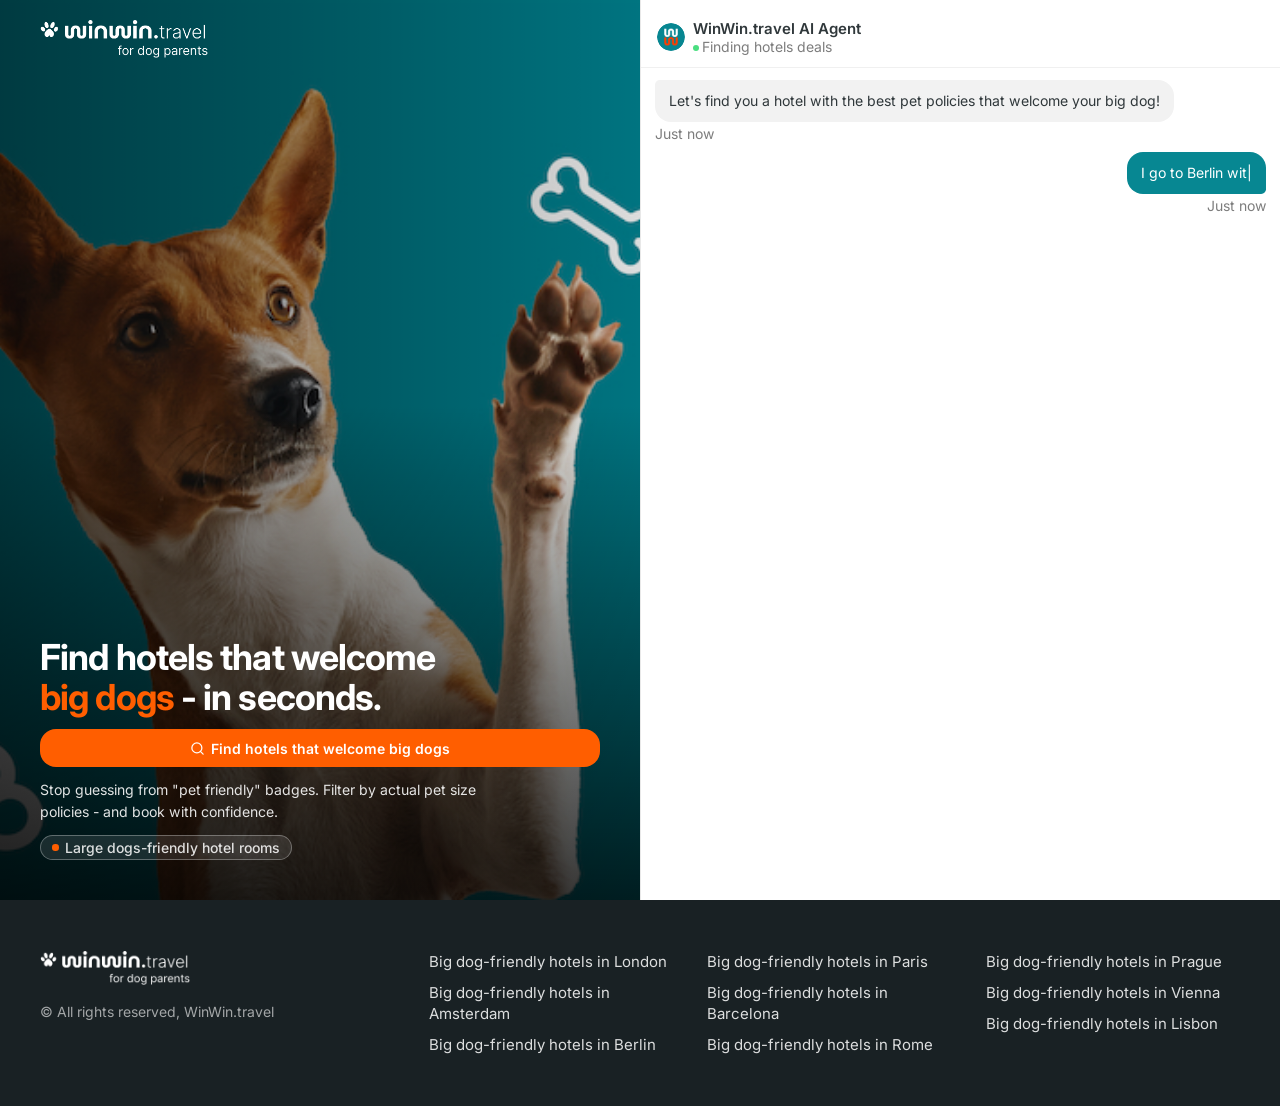
<file: large-dog/index.html>
<!DOCTYPE html>
<html lang="en">
<head>
<!-- Google Tag Manager -->
<script>(function(w,d,s,l,i){w[l]=w[l]||[];w[l].push({'gtm.start':
new Date().getTime(),event:'gtm.js'});var f=d.getElementsByTagName(s)[0],
j=d.createElement(s),dl=l!='dataLayer'?'&l='+l:'';j.async=true;j.src=
'https://www.googletagmanager.com/gtm.js?id='+i+dl;f.parentNode.insertBefore(j,f);
})(window,document,'script','dataLayer','GTM-TPFXL96C');</script>
<!-- End Google Tag Manager -->
<meta charset="UTF-8">
<meta name="viewport" content="width=device-width, initial-scale=1.0">
<title>Big dog - friendly hotels</title>
<link rel="preconnect" href="https://fonts.googleapis.com">
<link href="https://fonts.googleapis.com/css2?family=Inter:wght@400;500;600;700&display=swap" rel="stylesheet">
<link rel="icon" type="image/png" href="../shared/favicon.png">
<link rel="stylesheet" href="../shared/landing.css">
</head>
<body>
<!-- Google Tag Manager (noscript) -->
<noscript><iframe src="https://www.googletagmanager.com/ns.html?id=GTM-TPFXL96C"
height="0" width="0" style="display:none;visibility:hidden"></iframe></noscript>
<!-- End Google Tag Manager (noscript) -->
<section class="hero">

  <!-- NAV -->
  <nav class="nav">
    <a href="#" class="logo">
      <img src="assets/logo.png" alt="WinWin.travel - for dog parents" />
    </a>
  </nav>

  <!-- LEFT: Photo + headline -->
  <div class="hero-left">
    <img class="bg" src="assets/images/hero.jpg" alt="Large dog outdoors" />
    <div class="hero-left-content">
      <h1 class="headline">Find hotels that welcome<br><em>big dogs</em> - in seconds.</h1>
      <a class="cta" href="https://winwin.travel/app/?search.guestQuantity.adultsQuantity=2&search.guestQuantity.pets%5B0%5D.type=DOG&search.guestQuantity.pets%5B0%5D.weight=%3E20kg&search.filters%5B0%5D.id=11&search.filters%5B0%5D.type=AND&search.filters%5B0%5D.optionIDs%5B0%5D=27&search.filters%5B0%5D.optionIDs%5B1%5D=38" target="_blank" rel="noopener">
        <svg viewBox="0 0 24 24" fill="none" stroke="currentColor" stroke-width="2" stroke-linecap="round" stroke-linejoin="round">
          <circle cx="11" cy="11" r="8"/><path d="m21 21-4.35-4.35"/>
        </svg>
        Find hotels that welcome big dogs
      </a>
      <p class="sub">Stop guessing from "pet friendly" badges. Filter by actual pet size policies - and book with confidence.</p>
      <div class="sub-badge"><div class="sub-badge-dot"></div>Large dogs-friendly hotel rooms</div>
    </div>
  </div>

  <!-- RIGHT: Animated AI chat -->
  <div class="hero-right">
    <div class="topbar">
      <div class="av">
        <img src="../shared/favicon.png" alt="WinWin.travel" />
      </div>
      <div>
        <div class="av-name">WinWin.travel AI Agent</div>
        <div class="av-status"><span class="status-dot"></span>Finding hotels deals</div>
      </div>
    </div>

    <div class="msgs" id="msgs">
      <div class="row-ai">
        <div class="bbl bbl-ai">Let's find you a hotel with the best pet policies that welcome your big dog!</div>
        <span class="ts">Just now</span>
      </div>
    </div>

  </div>

</section>

<footer class="site-footer">
  <div class="footer-inner">
    <div class="footer-brand">
      <a href="#" class="footer-logo">
        <img src="assets/logo.png" alt="WinWin.travel" />
      </a>
      <p class="footer-copy">© All rights reserved, WinWin.travel</p>
    </div>
    <nav class="footer-links" aria-label="Big dog-friendly hotels by city">
      <ul>
        <li><a href="https://winwin.travel/app/?search.geolocation.radius=30&search.geolocation.centerPoint.latitude=51.5073509&search.geolocation.centerPoint.longitude=-0.1277583&search.guestQuantity.adultsQuantity=2&search.guestQuantity.pets%5B0%5D.type=DOG&search.guestQuantity.pets%5B0%5D.weight=%3E20kg&search.filters%5B0%5D.id=11&search.filters%5B0%5D.type=AND&search.filters%5B0%5D.optionIDs%5B0%5D=27&search.filters%5B0%5D.optionIDs%5B1%5D=38" target="_blank" rel="noopener">Big dog-friendly hotels in London</a></li>
        <li><a href="https://winwin.travel/app/?search.geolocation.radius=30&search.geolocation.centerPoint.latitude=52.3675734&search.geolocation.centerPoint.longitude=4.9041389&search.guestQuantity.adultsQuantity=2&search.guestQuantity.pets%5B0%5D.type=DOG&search.guestQuantity.pets%5B0%5D.weight=%3E20kg&search.filters%5B0%5D.id=11&search.filters%5B0%5D.type=AND&search.filters%5B0%5D.optionIDs%5B0%5D=27&search.filters%5B0%5D.optionIDs%5B1%5D=38" target="_blank" rel="noopener">Big dog-friendly hotels in Amsterdam</a></li>
        <li><a href="https://winwin.travel/app/?search.geolocation.radius=30&search.geolocation.centerPoint.latitude=52.5200066&search.geolocation.centerPoint.longitude=13.4049540&search.guestQuantity.adultsQuantity=2&search.guestQuantity.pets%5B0%5D.type=DOG&search.guestQuantity.pets%5B0%5D.weight=%3E20kg&search.filters%5B0%5D.id=11&search.filters%5B0%5D.type=AND&search.filters%5B0%5D.optionIDs%5B0%5D=27&search.filters%5B0%5D.optionIDs%5B1%5D=38" target="_blank" rel="noopener">Big dog-friendly hotels in Berlin</a></li>
      </ul>
      <ul>
        <li><a href="https://winwin.travel/app/?search.geolocation.radius=30&search.geolocation.centerPoint.latitude=48.8534951&search.geolocation.centerPoint.longitude=2.3483915&search.guestQuantity.adultsQuantity=2&search.guestQuantity.pets%5B0%5D.type=DOG&search.guestQuantity.pets%5B0%5D.weight=%3E20kg&search.filters%5B0%5D.id=11&search.filters%5B0%5D.type=AND&search.filters%5B0%5D.optionIDs%5B0%5D=27&search.filters%5B0%5D.optionIDs%5B1%5D=38" target="_blank" rel="noopener">Big dog-friendly hotels in Paris</a></li>
        <li><a href="https://winwin.travel/app/?search.geolocation.radius=30&search.geolocation.centerPoint.latitude=41.3850639&search.geolocation.centerPoint.longitude=2.1734035&search.guestQuantity.adultsQuantity=2&search.guestQuantity.pets%5B0%5D.type=DOG&search.guestQuantity.pets%5B0%5D.weight=%3E20kg&search.filters%5B0%5D.id=11&search.filters%5B0%5D.type=AND&search.filters%5B0%5D.optionIDs%5B0%5D=27&search.filters%5B0%5D.optionIDs%5B1%5D=38" target="_blank" rel="noopener">Big dog-friendly hotels in Barcelona</a></li>
        <li><a href="https://winwin.travel/app/?search.geolocation.radius=30&search.geolocation.centerPoint.latitude=41.9027835&search.geolocation.centerPoint.longitude=12.4963655&search.guestQuantity.adultsQuantity=2&search.guestQuantity.pets%5B0%5D.type=DOG&search.guestQuantity.pets%5B0%5D.weight=%3E20kg&search.filters%5B0%5D.id=11&search.filters%5B0%5D.type=AND&search.filters%5B0%5D.optionIDs%5B0%5D=27&search.filters%5B0%5D.optionIDs%5B1%5D=38" target="_blank" rel="noopener">Big dog-friendly hotels in Rome</a></li>
      </ul>
      <ul>
        <li><a href="https://winwin.travel/app/?search.geolocation.radius=30&search.geolocation.centerPoint.latitude=50.0755381&search.geolocation.centerPoint.longitude=14.4378005&search.guestQuantity.adultsQuantity=2&search.guestQuantity.pets%5B0%5D.type=DOG&search.guestQuantity.pets%5B0%5D.weight=%3E20kg&search.filters%5B0%5D.id=11&search.filters%5B0%5D.type=AND&search.filters%5B0%5D.optionIDs%5B0%5D=27&search.filters%5B0%5D.optionIDs%5B1%5D=38" target="_blank" rel="noopener">Big dog-friendly hotels in Prague</a></li>
        <li><a href="https://winwin.travel/app/?search.geolocation.radius=30&search.geolocation.centerPoint.latitude=48.2081743&search.geolocation.centerPoint.longitude=16.3738189&search.guestQuantity.adultsQuantity=2&search.guestQuantity.pets%5B0%5D.type=DOG&search.guestQuantity.pets%5B0%5D.weight=%3E20kg&search.filters%5B0%5D.id=11&search.filters%5B0%5D.type=AND&search.filters%5B0%5D.optionIDs%5B0%5D=27&search.filters%5B0%5D.optionIDs%5B1%5D=38" target="_blank" rel="noopener">Big dog-friendly hotels in Vienna</a></li>
        <li><a href="https://winwin.travel/app/?search.geolocation.radius=30&search.geolocation.centerPoint.latitude=38.7222524&search.geolocation.centerPoint.longitude=-9.1393366&search.guestQuantity.adultsQuantity=2&search.guestQuantity.pets%5B0%5D.type=DOG&search.guestQuantity.pets%5B0%5D.weight=%3E20kg&search.filters%5B0%5D.id=11&search.filters%5B0%5D.type=AND&search.filters%5B0%5D.optionIDs%5B0%5D=27&search.filters%5B0%5D.optionIDs%5B1%5D=38" target="_blank" rel="noopener">Big dog-friendly hotels in Lisbon</a></li>
      </ul>
    </nav>
  </div>
</footer>

<script>
var QUERY = 'I go to Berlin with my 32 kg labrador, june 16–18';

var CARDS = [
  {
    badge: 'High rating', title: 'Superior Double, King Bed', dates: '16 Jun – 18 Jun',
    guests: 2, dogs: 1, price: '€189',
    img: 'assets/uploads/card1.png',
    feats: [
      { dog: true,  icon: 'check', text: 'Accepts dogs up to 40 kg' },
      { dog: true,  icon: 'check', text: 'Max 1 dog per room' },
      { dog: true,  icon: 'check', text: 'Pet fee €20/night' },
      { dog: false, icon: 'fork',  text: 'Breakfast included' },
      { dog: false, icon: 'cal',   text: 'Flexible to reschedule' }
    ]
  },
  {
    badge: 'No pet fee', title: 'Cosy Room, Queen Bed', dates: '16 Jun – 18 Jun',
    guests: 2, dogs: 1, price: '€224',
    img: 'assets/uploads/card2.png',
    feats: [
      { dog: true,  icon: 'check', text: 'Accepts dogs up to 35 kg' },
      { dog: true,  icon: 'check', text: 'No pet fee' },
      { dog: true,  icon: 'check', text: 'Pet station on site' },
      { dog: false, icon: 'tag',   text: 'Non-refundable' },
      { dog: false, icon: 'card',  text: 'Pay now' }
    ]
  }
];
</script>
<script src="../shared/landing.js"></script>
</body>
</html>
</file>
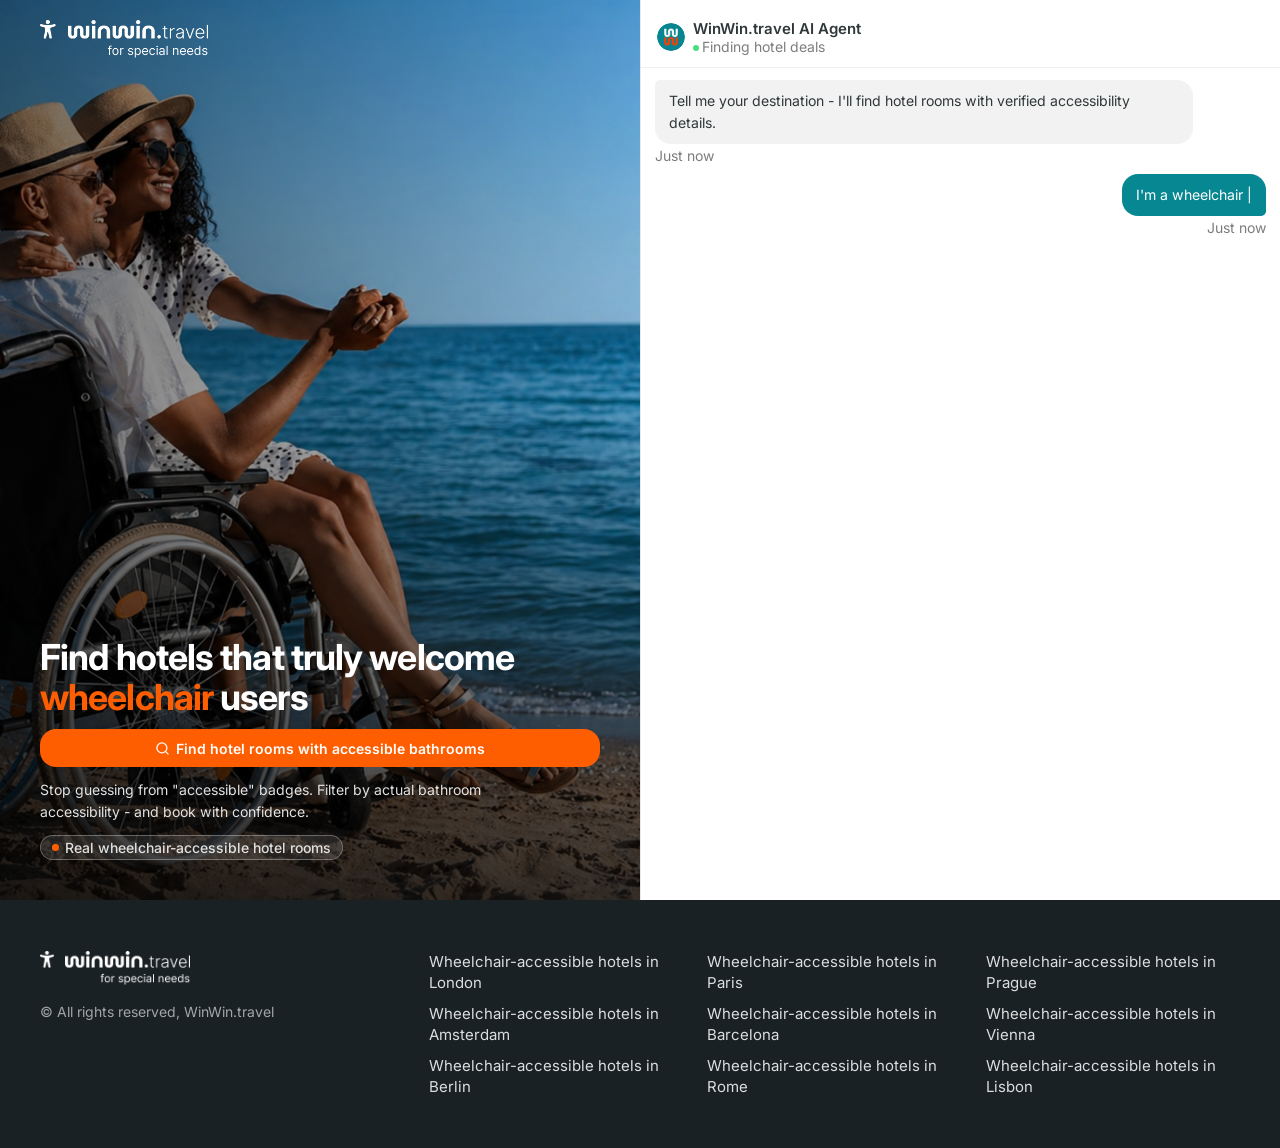
<file: mobility-friendly/index.html>
<!DOCTYPE html>
<html lang="en">
<head>
<!-- Google Tag Manager -->
<script>(function(w,d,s,l,i){w[l]=w[l]||[];w[l].push({'gtm.start':
new Date().getTime(),event:'gtm.js'});var f=d.getElementsByTagName(s)[0],
j=d.createElement(s),dl=l!='dataLayer'?'&l='+l:'';j.async=true;j.src=
'https://www.googletagmanager.com/gtm.js?id='+i+dl;f.parentNode.insertBefore(j,f);
})(window,document,'script','dataLayer','GTM-TPFXL96C');</script>
<!-- End Google Tag Manager -->
<meta charset="UTF-8">
<meta name="viewport" content="width=device-width, initial-scale=1.0">
<title>Wheelchair-accessible hotels - WinWin.travel</title>
<link rel="preconnect" href="https://fonts.googleapis.com">
<link href="https://fonts.googleapis.com/css2?family=Inter:wght@400;500;600;700&display=swap" rel="stylesheet">
<link rel="icon" type="image/png" href="../shared/favicon.png">
<link rel="stylesheet" href="../shared/landing.css">
</head>
<body>
<!-- Google Tag Manager (noscript) -->
<noscript><iframe src="https://www.googletagmanager.com/ns.html?id=GTM-TPFXL96C"
height="0" width="0" style="display:none;visibility:hidden"></iframe></noscript>
<!-- End Google Tag Manager (noscript) -->
<section class="hero">

  <!-- NAV -->
  <nav class="nav">
    <a href="#" class="logo">
      <img src="assets/logo.png" alt="WinWin.travel" />
    </a>
  </nav>

  <!-- LEFT: Photo + headline -->
  <div class="hero-left">
    <img class="bg" src="assets/images/hero.png" alt="Wheelchair user at a hotel entrance" />
    <div class="hero-left-content">
      <h1 class="headline">Find hotels that truly welcome <br><em>wheelchair</em> users</h1>
      <a class="cta" href="https://winwin.travel/app/?search.filters%5B0%5D.id=13&search.filters%5B0%5D.optionIDs%5B0%5D=147&search.filters%5B0%5D.type=AND" target="_blank" rel="noopener">
        <svg viewBox="0 0 24 24" fill="none" stroke="currentColor" stroke-width="2" stroke-linecap="round" stroke-linejoin="round">
          <circle cx="11" cy="11" r="8"/><path d="m21 21-4.35-4.35"/>
        </svg>
        Find hotel rooms with accessible bathrooms
      </a>
      <p class="sub">Stop guessing from "accessible" badges. Filter by actual bathroom accessibility - and book with confidence.</p>
      <div class="sub-badge"><div class="sub-badge-dot"></div>Real wheelchair-accessible hotel rooms</div>
    </div>
  </div>

  <!-- RIGHT: Animated AI chat -->
  <div class="hero-right">
    <div class="topbar">
      <div class="av">
        <img src="../shared/favicon.png" alt="WinWin.travel" />
      </div>
      <div>
        <div class="av-name">WinWin.travel AI Agent</div>
        <div class="av-status"><span class="status-dot"></span>Finding hotel deals</div>
      </div>
    </div>

    <div class="msgs" id="msgs">
      <div class="row-ai">
        <div class="bbl bbl-ai">Tell me your destination - I'll find hotel rooms with verified accessibility details.</div>
        <span class="ts">Just now</span>
      </div>
    </div>

  </div>

</section>

<footer class="site-footer">
  <div class="footer-inner">
    <div class="footer-brand">
      <a href="#" class="footer-logo">
        <img src="assets/logo.png" alt="WinWin.travel" />
      </a>
      <p class="footer-copy">© All rights reserved, WinWin.travel</p>
    </div>
    <nav class="footer-links" aria-label="Wheelchair-accessible hotels by city">
      <ul>
        <li><a href="https://winwin.travel/app/?search.geolocation.radius=30&search.geolocation.centerPoint.latitude=51.5073509&search.geolocation.centerPoint.longitude=-0.1277583&search.filters%5B0%5D.id=13&search.filters%5B0%5D.optionIDs%5B0%5D=147&search.filters%5B0%5D.type=AND" target="_blank" rel="noopener">Wheelchair-accessible hotels in London</a></li>
        <li><a href="https://winwin.travel/app/?search.geolocation.radius=30&search.geolocation.centerPoint.latitude=52.3675734&search.geolocation.centerPoint.longitude=4.9041389&search.filters%5B0%5D.id=13&search.filters%5B0%5D.optionIDs%5B0%5D=147&search.filters%5B0%5D.type=AND" target="_blank" rel="noopener">Wheelchair-accessible hotels in Amsterdam</a></li>
        <li><a href="https://winwin.travel/app/?search.geolocation.radius=30&search.geolocation.centerPoint.latitude=52.5200066&search.geolocation.centerPoint.longitude=13.4049540&search.filters%5B0%5D.id=13&search.filters%5B0%5D.optionIDs%5B0%5D=147&search.filters%5B0%5D.type=AND" target="_blank" rel="noopener">Wheelchair-accessible hotels in Berlin</a></li>
      </ul>
      <ul>
        <li><a href="https://winwin.travel/app/?search.geolocation.radius=30&search.geolocation.centerPoint.latitude=48.8534951&search.geolocation.centerPoint.longitude=2.3483915&search.filters%5B0%5D.id=13&search.filters%5B0%5D.optionIDs%5B0%5D=147&search.filters%5B0%5D.type=AND" target="_blank" rel="noopener">Wheelchair-accessible hotels in Paris</a></li>
        <li><a href="https://winwin.travel/app/?search.geolocation.radius=30&search.geolocation.centerPoint.latitude=41.3850639&search.geolocation.centerPoint.longitude=2.1734035&search.filters%5B0%5D.id=13&search.filters%5B0%5D.optionIDs%5B0%5D=147&search.filters%5B0%5D.type=AND" target="_blank" rel="noopener">Wheelchair-accessible hotels in Barcelona</a></li>
        <li><a href="https://winwin.travel/app/?search.geolocation.radius=30&search.geolocation.centerPoint.latitude=41.9027835&search.geolocation.centerPoint.longitude=12.4963655&search.filters%5B0%5D.id=13&search.filters%5B0%5D.optionIDs%5B0%5D=147&search.filters%5B0%5D.type=AND" target="_blank" rel="noopener">Wheelchair-accessible hotels in Rome</a></li>
      </ul>
      <ul>
        <li><a href="https://winwin.travel/app/?search.geolocation.radius=30&search.geolocation.centerPoint.latitude=50.0755381&search.geolocation.centerPoint.longitude=14.4378005&search.filters%5B0%5D.id=13&search.filters%5B0%5D.optionIDs%5B0%5D=147&search.filters%5B0%5D.type=AND" target="_blank" rel="noopener">Wheelchair-accessible hotels in Prague</a></li>
        <li><a href="https://winwin.travel/app/?search.geolocation.radius=30&search.geolocation.centerPoint.latitude=48.2081743&search.geolocation.centerPoint.longitude=16.3738189&search.filters%5B0%5D.id=13&search.filters%5B0%5D.optionIDs%5B0%5D=147&search.filters%5B0%5D.type=AND" target="_blank" rel="noopener">Wheelchair-accessible hotels in Vienna</a></li>
        <li><a href="https://winwin.travel/app/?search.geolocation.radius=30&search.geolocation.centerPoint.latitude=38.7222524&search.geolocation.centerPoint.longitude=-9.1393366&search.filters%5B0%5D.id=13&search.filters%5B0%5D.optionIDs%5B0%5D=147&search.filters%5B0%5D.type=AND" target="_blank" rel="noopener">Wheelchair-accessible hotels in Lisbon</a></li>
      </ul>
    </nav>
  </div>
</footer>

<script>
var QUERY = 'I\'m a wheelchair user, looking for an accessible hotel room in Berlin, June 16–18';

var CARDS = [
  {
    badge: 'High rating', title: 'Superior Double, King Bed', dates: '16 Jun – 18 Jun',
    guests: 2, price: '€189',
    img: 'assets/uploads/card1.png',
    feats: [
      { dog: true,  icon: 'check', text: 'Roll-in shower' },
      { dog: true,  icon: 'check', text: 'Hard flooring' },
      { dog: true,  icon: 'check', text: 'Shower seat & Grab bars' },
      { dog: false, icon: 'fork',  text: 'Breakfast included' },
      { dog: false, icon: 'cal',   text: 'Flexible to reschedule' }
    ]
  },
  {
    badge: 'Accessible choice', title: 'Cosy Room, Queen Bed', dates: '16 Jun – 18 Jun',
    guests: 2, price: '€224',
    img: 'assets/uploads/card2.png',
    feats: [
      { dog: true,  icon: 'check', text: 'Shower seat & Grab bars' },
      { dog: true,  icon: 'check', text: 'Bed height: 45–50 cm' },
      { dog: true,  icon: 'check', text: 'Roll-in shower' },
      { dog: false, icon: 'tag',   text: 'Non-refundable' },
      { dog: false, icon: 'card',  text: 'Pay now' }
    ]
  }
];
</script>
<script src="../shared/landing.js"></script>
</body>
</html>
</file>
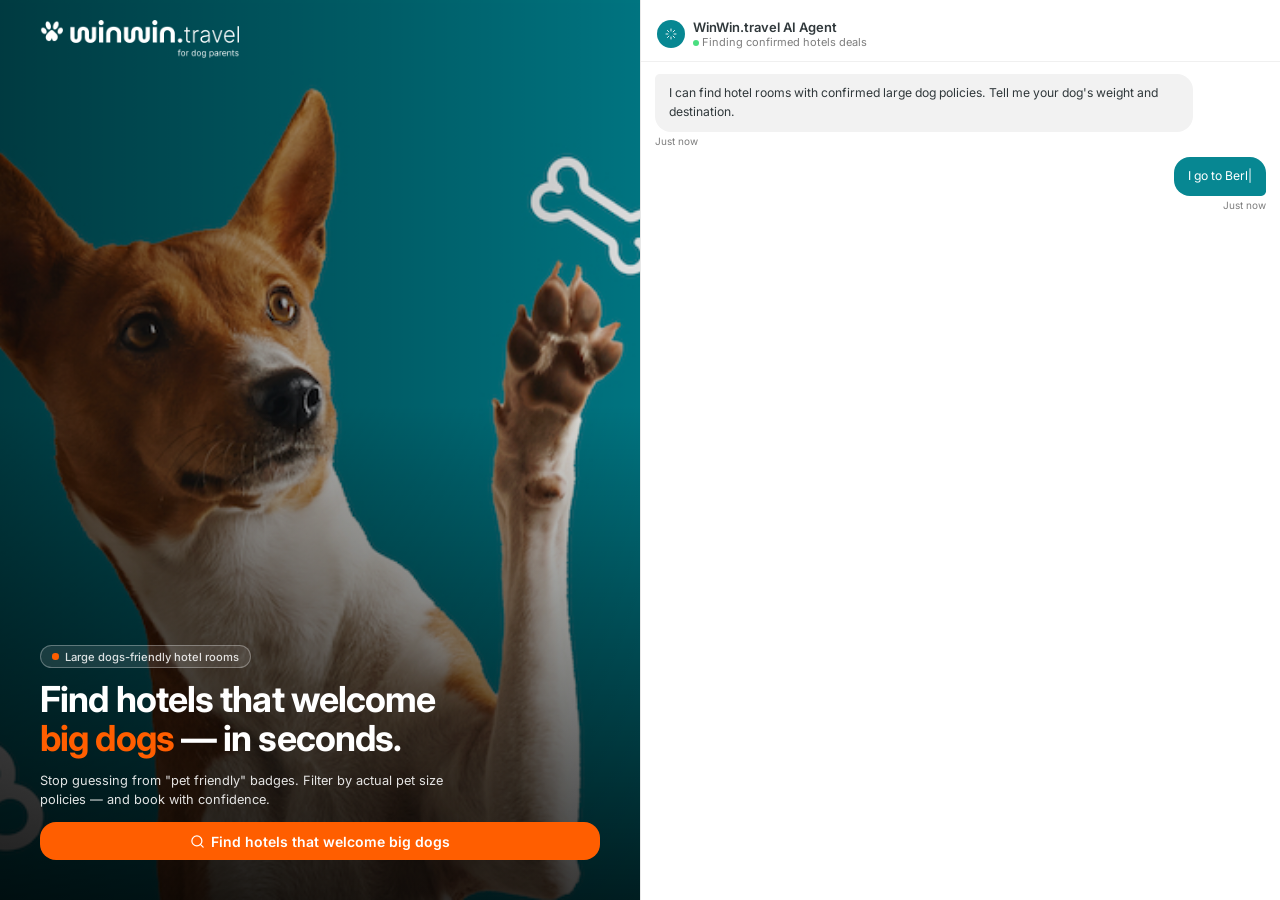
<file: pets/large-dog/index.html>
<!DOCTYPE html>
<html lang="en">
<head>
<meta charset="UTF-8">
<meta name="viewport" content="width=device-width, initial-scale=1.0">
<title>Big dog - friendly hotels</title>
<link rel="preconnect" href="https://fonts.googleapis.com">
<link href="https://fonts.googleapis.com/css2?family=Inter:wght@400;500;600;700&display=swap" rel="stylesheet">
<style>
*, *::before, *::after { box-sizing: border-box; margin: 0; padding: 0; }
:root {
  --brand:    hsl(22 100% 50%);
  --teal:     hsl(185 91% 30%);
  --fore:     hsl(196 10% 21%);
  --gray-1:   hsl(0 0% 95%);
  --gray-2:   hsl(0 0% 85%);
  --gray-3:   hsl(0 0% 49%);
  --green:    hsl(129 44% 28%);
  --green-bg: hsl(129 44% 93%);
  --r: 1rem;
  --font: 'Inter', ui-sans-serif, system-ui, sans-serif;
}
html, body { height: 100%; font-family: var(--font); background: #f0f2f4; -webkit-font-smoothing: antialiased; }

/* ── LAYOUT ─────────────────────────────────── */
.hero {
  display: grid;
  grid-template-columns: 1fr 1fr;
  height: 100vh;
  min-height: 560px;
  overflow: hidden;
}

/* ── NAV ────────────────────────────────────── */
.nav {
  position: absolute;
  top: 0; left: 0; right: 50%;
  z-index: 20;
  padding: 1.25rem clamp(1.25rem, 3.5vw, 2.5rem);
}
.logo img {
  height: clamp(28px, 3vw, 38px);
  width: auto;
  filter: brightness(0) invert(1);
  display: block;
}

/* ── LEFT ───────────────────────────────────── */
.hero-left { position: relative; overflow: hidden; }
.hero-left img.bg {
  width: 100%; height: 100%;
  object-fit: cover; object-position: center 25%;
  display: block;
}
.hero-left::after {
  content: '';
  position: absolute; inset: 0;
  background:
    linear-gradient(to right, rgba(0,0,0,.55) 0%, rgba(0,0,0,.1) 100%),
    linear-gradient(to top,   rgba(0,0,0,.75) 0%, transparent 55%);
}
.hero-left-content {
  position: absolute; inset: 0; z-index: 1;
  display: flex; flex-direction: column; justify-content: flex-end;
  padding: clamp(1.25rem, 3.5vw, 2.5rem);
  padding-top: clamp(4.5rem, 7vw, 6rem);
  gap: .75rem;
}
.sub-badge {
  display: inline-flex; align-items: center; gap: .375rem;
  padding: .2rem .7rem; border-radius: 2rem;
  border: 1.5px solid rgba(255,255,255,.3); background: rgba(255,255,255,.1);
  font-size: .7rem; font-weight: 500; color: rgba(255,255,255,.85); width: fit-content;
}
.sub-badge-dot { width: .4rem; height: .4rem; border-radius: 50%; background: var(--brand); }
h1.headline {
  font-size: clamp(1.5rem, 2.8vw, 2.5rem);
  font-weight: 700; line-height: 1.1;
  letter-spacing: -.025em; color: #fff;
  max-width: 26ch;
}
h1.headline em { font-style: normal; color: var(--brand); }
.sub {
  font-size: clamp(.75rem, 1vw, .875rem);
  color: rgba(255,255,255,.88); line-height: 1.55; max-width: 52ch;
}
.cta {
  display: inline-flex; align-items: center; gap: .4rem;
  padding: .65rem 1.25rem; background: var(--brand); color: #fff; border: none;
  border-radius: var(--r); font-size: .875rem; font-weight: 600; cursor: pointer;
  font-family: var(--font); transition: background .2s, transform .15s;
  width: 100%; justify-content: center;
}
.cta:hover { background: hsl(25 100% 60%); transform: translateY(-1px); }
.cta svg { width: 15px; height: 15px; }

/* ── RIGHT — CHAT ───────────────────────────── */
.hero-right {
  background: #fff;
  display: flex; flex-direction: column; overflow: hidden;
  border-left: 1px solid #e8e8e8;
  position: relative;
}

/* topbar */
.topbar {
  display: flex; align-items: center; gap: .5rem;
  padding: .75rem 1rem; border-bottom: 1px solid #f0f0f0; flex-shrink: 0;
  padding-top: clamp(1rem, 1.5vw, 1.25rem); background: #fff;
}
.av {
  width: 1.75rem; height: 1.75rem; border-radius: 50%;
  background: var(--teal); display: flex; align-items: center;
  justify-content: center; flex-shrink: 0;
}
.av svg { width: 12px; height: 12px; }
.av-name { font-size: .8125rem; font-weight: 600; color: var(--fore); }
.av-status { font-size: .6875rem; color: var(--gray-3); }
.status-dot {
  display: inline-block; width: .375rem; height: .375rem;
  border-radius: 50%; background: #4ade80;
  margin-right: .2rem; vertical-align: middle;
}

/* messages */
.msgs {
  flex: 1; overflow-y: auto;
  padding: .75rem .875rem;
  display: flex; flex-direction: column; gap: .625rem;
}
.msgs::-webkit-scrollbar { width: 3px; }
.msgs::-webkit-scrollbar-thumb { background: #ddd; border-radius: 2px; }

/* bubbles */
.row-ai  { display: flex; flex-direction: column; align-items: flex-start; gap: .2rem; }
.row-user { display: flex; flex-direction: column; align-items: flex-end; gap: .2rem; }
.bbl {
  padding: .625rem .875rem;
  font-size: clamp(.7rem, .95vw, .8125rem); line-height: 1.55; max-width: 88%;
}
.bbl-ai  { background: var(--gray-1); color: var(--fore); border-radius: .3rem 1rem 1rem 1rem; }
.bbl-user {
  background: var(--teal); color: #fff; border-radius: 1rem 1rem .3rem 1rem;
  opacity: 0; transform: translateY(6px);
  transition: opacity .3s ease, transform .3s ease;
  min-height: 2.25rem; min-width: 3rem;
}
.bbl-user.show { opacity: 1; transform: translateY(0); }
.ts { font-size: .625rem; color: var(--gray-3); }

/* gathering */
.gathering {
  display: flex; align-items: center; gap: .5rem;
  font-size: .75rem; color: var(--gray-3);
  opacity: 0; transition: opacity .25s;
}
.gathering.show { opacity: 1; }
.g-badge {
  width: 1.25rem; height: 1.25rem; border-radius: 50%;
  border: 1.5px solid var(--teal); display: flex; align-items: center;
  justify-content: center; font-size: .55rem; font-weight: 700;
  color: var(--teal); flex-shrink: 0;
}
@keyframes dp { 0%,80%,100%{transform:scale(.7);opacity:.3} 40%{transform:scale(1);opacity:1} }
.dot {
  width: .3rem; height: .3rem; border-radius: 50%;
  background: var(--gray-3); display: inline-block;
  animation: dp 1.1s ease-in-out infinite;
}
.dot:nth-child(2) { animation-delay: .18s; }
.dot:nth-child(3) { animation-delay: .36s; }

/* ── OFFER CARDS ─────────────────────────────── */
.cards-col { display: grid; grid-template-columns: 1fr 1fr; gap: .5rem; width: 100%; }

.offer-card {
  border: 1px solid #e0e0e0; border-radius: var(--r); overflow: hidden;
  background: #fff;
  opacity: 0; transform: translateY(12px);
  transition: opacity .4s ease, transform .4s ease;
  box-shadow: 0 1px 4px rgba(0,0,0,.06);
}
.offer-card.show { opacity: 1; transform: translateY(0); }
.offer-card:hover { box-shadow: 0 2px 12px rgba(0,0,0,.1); }

/* photo */
.card-photo { position: relative; overflow: hidden; height: clamp(110px, 11vw, 155px); }
.card-photo-bg {
  width: 100%; height: 100%;
  background: linear-gradient(160deg, #c8b89a 0%, #e8ddd0 30%, #f5f0ea 50%, #d4cfc8 70%, #b8b0a4 100%);
  position: relative; overflow: hidden;
}
.card-photo-bg[style]::before,
.card-photo-bg[style]::after { display: none; }
.card-photo-bg::before {
  content: '';
  position: absolute; bottom: 0; left: 50%; transform: translateX(-50%);
  width: 70%; height: 55%;
  background: linear-gradient(to top, #f8f6f4, #eeebe6);
  border-radius: 6px 6px 0 0;
  box-shadow: 0 -2px 8px rgba(0,0,0,.12);
}
.card-photo-bg::after {
  content: '';
  position: absolute; bottom: 38%; left: 50%; transform: translateX(-50%);
  width: 72%; height: 18%;
  background: linear-gradient(to bottom, #d4ccc0, #c8c0b4);
  border-radius: 4px 4px 0 0;
}
.photo-arrow {
  position: absolute; top: 50%; transform: translateY(-50%);
  width: 1.5rem; height: 1.5rem; border-radius: 50%;
  background: rgba(255,255,255,.88); border: none; cursor: pointer;
  display: flex; align-items: center; justify-content: center;
  font-size: .75rem; color: var(--fore); font-weight: 600; z-index: 2;
  box-shadow: 0 1px 4px rgba(0,0,0,.15);
}
.arrow-l { left: .375rem; }
.arrow-r { right: .375rem; }
.card-badge {
  position: absolute; top: .5rem; right: .5rem; z-index: 2;
  background: var(--teal); color: #fff;
  font-size: .625rem; font-weight: 600; padding: .2rem .55rem; border-radius: 2rem;
  letter-spacing: .01em;
}

/* card body */
.card-body { padding: .5rem .625rem .375rem; }
.card-title { font-size: clamp(.7rem, .85vw, .8125rem); font-weight: 600; color: var(--fore); }
.card-dates { font-size: clamp(.625rem, .75vw, .7rem); color: var(--gray-3); margin-top: .15rem; }
.card-guests {
  display: flex; align-items: center; gap: .25rem;
  font-size: clamp(.625rem, .75vw, .7rem); color: var(--fore); font-weight: 500;
  margin-top: .375rem;
}
.card-guests svg { width: 12px; height: 12px; color: var(--gray-3); flex-shrink: 0; }
.card-features { display: flex; flex-direction: column; gap: .2rem; margin-top: .4rem; }
.card-feat {
  display: flex; align-items: flex-start; gap: .3rem;
  font-size: clamp(.56rem, .68vw, .65rem); color: var(--fore); line-height: 1.3;
}
.card-feat svg { width: 11px; height: 11px; flex-shrink: 0; margin-top: .1rem; }
.feat-dog { color: var(--green); font-weight: 500; }
.feat-dog svg { color: var(--teal); }
.card-divider { height: 1px; background: #efefef; margin: .375rem .625rem 0; }
.card-foot {
  display: flex; align-items: center; justify-content: space-between;
  padding: .3rem .625rem .4rem;
}
.thumbs { display: flex; gap: .3rem; }
.thumb {
  width: 1.5rem; height: 1.5rem; border: 1.5px solid #ddd; border-radius: .3rem;
  background: #fff; display: flex; align-items: center; justify-content: center;
  cursor: pointer; transition: border-color .2s, background .2s;
}
.thumb:hover { border-color: var(--teal); background: hsl(185 60% 96%); }
.thumb svg { width: 11px; height: 11px; color: var(--gray-3); }
.card-price { font-size: clamp(.75rem, .9vw, .875rem); font-weight: 700; color: var(--fore); }

/* cursor */
@keyframes blink { 50% { opacity: 0; } }
.cursor::after { content: '|'; animation: blink .55s step-end infinite; }

/* replay */
.replay {
  position: absolute; bottom: 1rem; right: 1rem; z-index: 5;
  background: #fff; border: 1px solid #ddd; border-radius: 2rem;
  padding: .25rem .65rem; font-size: .65rem; color: var(--gray-3);
  cursor: pointer; display: flex; align-items: center; gap: .3rem;
  font-family: var(--font); opacity: 0; transition: opacity .35s ease, border-color .2s, color .2s;
}
.replay.show { opacity: 1; }
.replay:hover { border-color: var(--teal); color: var(--teal); }
.replay svg { width: 10px; height: 10px; }

/* ── MOBILE ─────────────────────────────────── */
@media (max-width: 759px) {
  html, body { height: auto; }
  .hero {
    grid-template-columns: 1fr;
    grid-template-rows: 60vh auto;
    height: auto;
    min-height: 0;
    overflow: visible;
  }
  .nav { right: 0; }
  .hero-left { height: 60vh; }
  .hero-right { height: auto; min-height: 480px; border-left: none; border-top: 1px solid #e8e8e8; }
  .cards-col { grid-template-columns: 1fr; }
  .bbl { font-size: .8125rem; }
  .card-feat { font-size: .65rem; }
}
</style>
</head>
<body>
<section class="hero">

  <!-- NAV -->
  <nav class="nav">
    <a href="#" class="logo">
      <img src="assets/logo-dog-parents.png" alt="WinWin.travel — for dog parents" />
    </a>
  </nav>

  <!-- LEFT: Photo + headline -->
  <div class="hero-left">
    <img class="bg" src="assets/images/hero-dog.jpg" alt="Large dog outdoors" />
    <div class="hero-left-content">
      <div class="sub-badge"><div class="sub-badge-dot"></div>Large dogs-friendly hotel rooms</div>
      <h1 class="headline">Find hotels that welcome<br><em>big dogs</em> — in seconds.</h1>
      <p class="sub">Stop guessing from "pet friendly" badges. Filter by actual pet size policies — and book with confidence.</p>
      <button class="cta">
        <svg viewBox="0 0 24 24" fill="none" stroke="currentColor" stroke-width="2" stroke-linecap="round" stroke-linejoin="round">
          <circle cx="11" cy="11" r="8"/><path d="m21 21-4.35-4.35"/>
        </svg>
        Find hotels that welcome big dogs
      </button>
    </div>
  </div>

  <!-- RIGHT: Animated AI chat -->
  <div class="hero-right">
    <div class="topbar">
      <div class="av">
        <svg viewBox="0 0 24 24" fill="none" stroke="white" stroke-width="1.8" stroke-linecap="round" stroke-linejoin="round">
          <path d="M12 2v4M12 18v4M4.93 4.93l2.83 2.83M16.24 16.24l2.83 2.83M2 12h4M18 12h4M4.93 19.07l2.83-2.83M16.24 7.76l2.83-2.83"/>
        </svg>
      </div>
      <div>
        <div class="av-name">WinWin.travel AI Agent</div>
        <div class="av-status"><span class="status-dot"></span>Finding confirmed hotels deals</div>
      </div>
    </div>

    <div class="msgs" id="msgs">
      <div class="row-ai">
        <div class="bbl bbl-ai">I can find hotel rooms with confirmed large dog policies. Tell me your dog's weight and destination.</div>
        <span class="ts">Just now</span>
      </div>
    </div>

    <button class="replay" id="replayBtn" onclick="run(true)">
      <svg viewBox="0 0 24 24" fill="none" stroke="currentColor" stroke-width="1.8" stroke-linecap="round" stroke-linejoin="round">
        <path d="M3 12a9 9 0 1 0 9-9 9.75 9.75 0 0 0-6.74 2.74L3 8"/><path d="M3 3v5h5"/>
      </svg>
      Replay
    </button>
  </div>

</section>
<script>
var QUERY = 'I go to Berlin with my 32 kg labrador, June 16–19.';

var CARDS = [
  {
    badge: 'High rating', title: 'Superior Double, King Bed', dates: '16 Jun – 17 Jun',
    guests: 2, dogs: 1, price: '€189',
    img: 'assets/uploads/card1.png',
    feats: [
      { dog: true,  icon: 'check', text: 'Accepts dogs up to 40 kg' },
      { dog: true,  icon: 'check', text: 'Max 1 dog per room' },
      { dog: true,  icon: 'check', text: 'Pet fee €20/night' },
      { dog: false, icon: 'fork',  text: 'Breakfast included' },
      { dog: false, icon: 'cal',   text: 'Flexible to reschedule' }
    ]
  },
  {
    badge: 'No pet fee', title: 'Cosy Room, Queen Bed', dates: '16 Jun – 17 Jun',
    guests: 2, dogs: 1, price: '€224',
    img: 'assets/uploads/card2.png',
    feats: [
      { dog: true,  icon: 'check', text: 'Accepts dogs up to 35 kg' },
      { dog: true,  icon: 'check', text: 'No pet fee' },
      { dog: true,  icon: 'check', text: 'Pet station on site' },
      { dog: false, icon: 'tag',   text: 'Non-refundable' },
      { dog: false, icon: 'card',  text: 'Pay now' }
    ]
  }
];

var ICONS = {
  check: '<svg viewBox="0 0 24 24" fill="none" stroke="currentColor" stroke-width="2.5" stroke-linecap="round" stroke-linejoin="round"><polyline points="20 6 9 17 4 12"/></svg>',
  fork:  '<svg viewBox="0 0 24 24" fill="none" stroke="currentColor" stroke-width="1.8" stroke-linecap="round" stroke-linejoin="round"><line x1="12" y1="2" x2="12" y2="22"/><path d="M17 5H9.5a3.5 3.5 0 0 0 0 7h5a3.5 3.5 0 0 1 0 7H6"/></svg>',
  cal:   '<svg viewBox="0 0 24 24" fill="none" stroke="currentColor" stroke-width="1.8" stroke-linecap="round" stroke-linejoin="round"><rect x="3" y="4" width="18" height="18" rx="2"/><line x1="16" y1="2" x2="16" y2="6"/><line x1="8" y1="2" x2="8" y2="6"/><line x1="3" y1="10" x2="21" y2="10"/></svg>',
  tag:   '<svg viewBox="0 0 24 24" fill="none" stroke="currentColor" stroke-width="1.8" stroke-linecap="round" stroke-linejoin="round"><path d="M20.59 13.41l-7.17 7.17a2 2 0 0 1-2.83 0L2 12V2h10l8.59 8.59a2 2 0 0 1 0 2.82z"/><line x1="7" y1="7" x2="7.01" y2="7"/></svg>',
  card:  '<svg viewBox="0 0 24 24" fill="none" stroke="currentColor" stroke-width="1.8" stroke-linecap="round" stroke-linejoin="round"><rect x="1" y="4" width="22" height="16" rx="2"/><line x1="1" y1="10" x2="23" y2="10"/></svg>',
  paw:   '<svg viewBox="0 0 24 24" fill="none" stroke="currentColor" stroke-width="1.8" stroke-linecap="round" stroke-linejoin="round"><circle cx="11" cy="4" r="2"/><circle cx="18" cy="8" r="2"/><circle cx="20" cy="16" r="2"/><path d="M9 10a5 5 0 0 1 5 5v3.5a3.5 3.5 0 0 1-6.84 1.045Q6.52 17.48 4.46 16.84A3.5 3.5 0 0 1 5.5 10Z"/></svg>',
  person:'<svg viewBox="0 0 24 24" fill="none" stroke="currentColor" stroke-width="1.8" stroke-linecap="round" stroke-linejoin="round"><path d="M17 21v-2a4 4 0 0 0-4-4H5a4 4 0 0 0-4 4v2"/><circle cx="9" cy="7" r="4"/><path d="M23 21v-2a4 4 0 0 0-3-3.87"/><path d="M16 3.13a4 4 0 0 1 0 7.75"/></svg>',
  up:    '<svg viewBox="0 0 24 24" fill="none" stroke="currentColor" stroke-width="1.8" stroke-linecap="round" stroke-linejoin="round"><path d="M14 9V5a3 3 0 0 0-3-3l-4 9v11h11.28a2 2 0 0 0 2-1.7l1.38-9a2 2 0 0 0-2-2.3H14z"/><path d="M7 22H4a2 2 0 0 1-2-2v-7a2 2 0 0 1 2-2h3"/></svg>',
  down:  '<svg viewBox="0 0 24 24" fill="none" stroke="currentColor" stroke-width="1.8" stroke-linecap="round" stroke-linejoin="round"><path d="M10 15v4a3 3 0 0 0 3 3l4-9V2H5.72a2 2 0 0 0-2 1.7l-1.38 9a2 2 0 0 0 2 2.3H10z"/><path d="M17 2h2.67A2.31 2.31 0 0 1 22 4v7a2.31 2.31 0 0 1-2.33 2H17"/></svg>'
};

function buildCard(c) {
  var feats = c.feats.map(function(f) {
    return '<div class="card-feat ' + (f.dog ? 'feat-dog' : '') + '">' + ICONS[f.icon] + '<span>' + f.text + '</span></div>';
  }).join('');
  var imgStyle = c.img ? ' style="background-image:url(\'' + c.img + '\');background-size:cover;background-position:center;"' : '';
  return '<div class="offer-card">' +
    '<div class="card-photo">' +
      '<div class="card-photo-bg"' + imgStyle + '></div>' +
      '<button class="photo-arrow arrow-l">&#8249;</button>' +
      '<button class="photo-arrow arrow-r">&#8250;</button>' +
      '<div class="card-badge">' + c.badge + '</div>' +
    '</div>' +
    '<div class="card-body">' +
      '<div class="card-title">' + c.title + '</div>' +
      '<div class="card-dates">' + c.dates + '</div>' +
      '<div class="card-guests">' + ICONS.person + ' ' + c.guests + ' guests &nbsp;' + ICONS.paw + ' ' + c.dogs + ' dog</div>' +
      '<div class="card-features">' + feats + '</div>' +
    '</div>' +
    '<div class="card-divider"></div>' +
    '<div class="card-foot">' +
      '<div class="thumbs"><button class="thumb">' + ICONS.up + '</button><button class="thumb">' + ICONS.down + '</button></div>' +
      '<div class="card-price">' + c.price + '</div>' +
    '</div>' +
  '</div>';
}

var timers = [];
function later(fn, ms) { var t = setTimeout(fn, ms); timers.push(t); return t; }
function clearAll() { timers.forEach(clearTimeout); timers = []; }
function scrollBottom() { var el = document.getElementById('msgs'); el.scrollTop = el.scrollHeight; }

function run(reset) {
  clearAll();
  var msgs = document.getElementById('msgs');
  var replay = document.getElementById('replayBtn');
  if (reset) {
    while (msgs.children.length > 1) msgs.removeChild(msgs.lastChild);
    replay.classList.remove('show');
  }

  /* Step 1: user types message */
  later(function() {
    var row = document.createElement('div');
    row.className = 'row-user';
    row.innerHTML = '<div class="bbl bbl-user cursor" id="ub"></div><span class="ts">Just now</span>';
    msgs.appendChild(row);
    scrollBottom();
    requestAnimationFrame(function() {
      requestAnimationFrame(function() {
        var ub = document.getElementById('ub');
        if (ub) ub.classList.add('show');
      });
    });

    var i = 0;
    var iv = setInterval(function() {
      var ub = document.getElementById('ub');
      if (!ub) { clearInterval(iv); return; }
      if (i <= QUERY.length) {
        ub.textContent = QUERY.slice(0, i);
        i++;
        scrollBottom();
      } else {
        clearInterval(iv);
        ub.classList.remove('cursor');
        step2();
      }
    }, 30);
    timers.push(iv);
  }, 600);

  function step2() {
    later(function() {
      var g = document.createElement('div');
      g.className = 'gathering';
      g.id = 'g';
      g.innerHTML = '<div class="g-badge">4</div><span style="display:flex;align-items:center;gap:.3rem">Gathering information<span class="dot"></span><span class="dot"></span><span class="dot"></span></span>';
      msgs.appendChild(g);
      scrollBottom();
      requestAnimationFrame(function() {
        requestAnimationFrame(function() { g.classList.add('show'); });
      });

      later(function() {
        g.remove();
        var col = document.createElement('div');
        col.className = 'cards-col';
        msgs.appendChild(col);
        scrollBottom();

        CARDS.forEach(function(card, i) {
          later(function() {
            col.insertAdjacentHTML('beforeend', buildCard(card));
            scrollBottom();
            var el = col.lastElementChild;
            requestAnimationFrame(function() {
              requestAnimationFrame(function() { if (el) el.classList.add('show'); });
            });
            if (i === CARDS.length - 1) {
              later(function() { replay.classList.add('show'); }, 700);
            }
          }, i * 550);
        });
      }, 1500);
    }, 400);
  }
}

window.addEventListener('load', function() { run(false); });
</script>
</body>
</html>
</file>
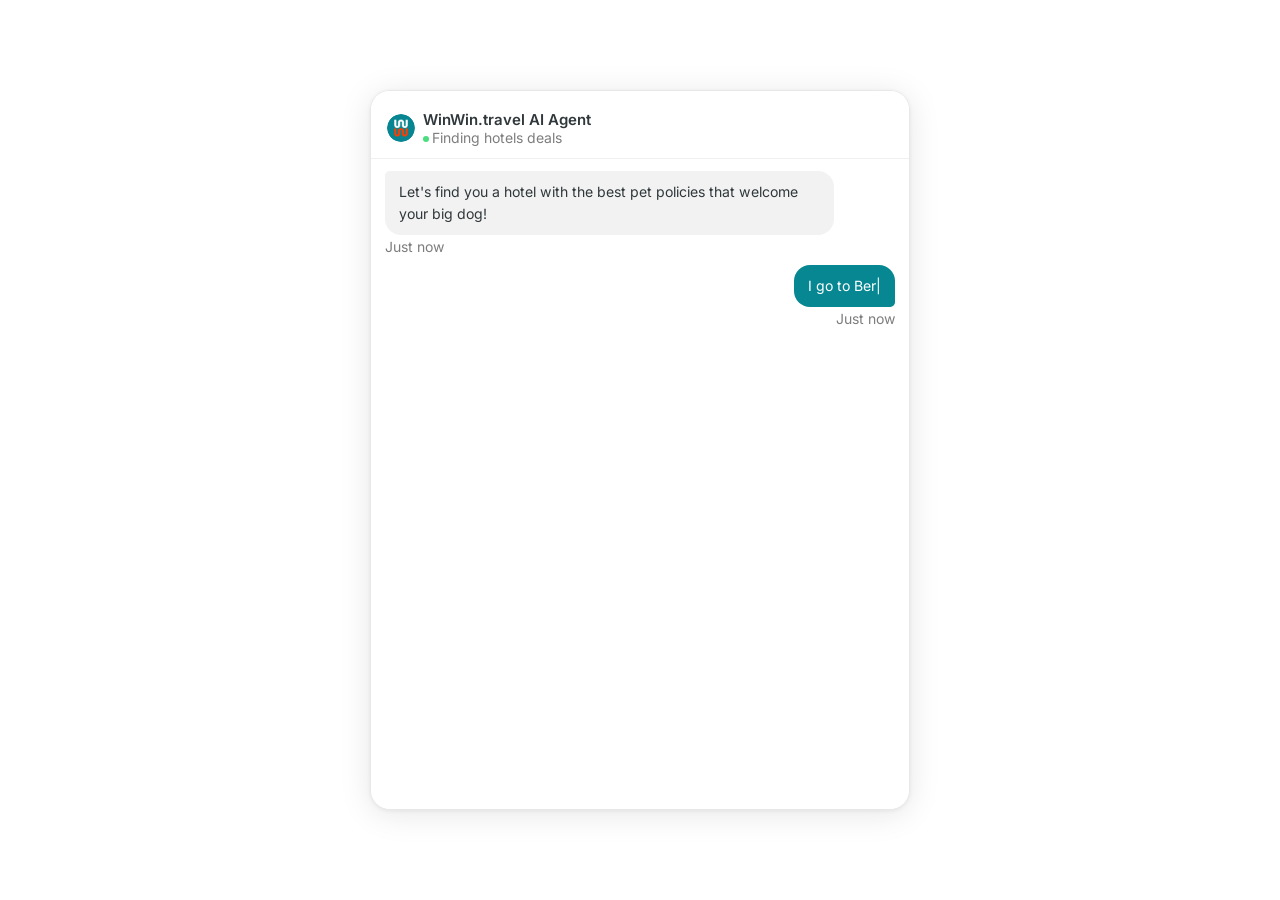
<file: large-dog/chat.html>
<!DOCTYPE html>
<html lang="en">
<head>
<!-- Google Tag Manager -->
<script>(function(w,d,s,l,i){w[l]=w[l]||[];w[l].push({'gtm.start':
new Date().getTime(),event:'gtm.js'});var f=d.getElementsByTagName(s)[0],
j=d.createElement(s),dl=l!='dataLayer'?'&l='+l:'';j.async=true;j.src=
'https://www.googletagmanager.com/gtm.js?id='+i+dl;f.parentNode.insertBefore(j,f);
})(window,document,'script','dataLayer','GTM-TPFXL96C');</script>
<!-- End Google Tag Manager -->
<meta charset="UTF-8">
<meta name="viewport" content="width=device-width, initial-scale=1.0">
<title>Big dog - friendly hotels</title>
<link rel="preconnect" href="https://fonts.googleapis.com">
<link href="https://fonts.googleapis.com/css2?family=Inter:wght@400;500;600;700&display=swap" rel="stylesheet">
<link rel="icon" type="image/png" href="../shared/favicon.png">
<link rel="stylesheet" href="../shared/landing.css">
<style>
  html, body {
    height: 100%;
    display: flex;
    flex-direction: column;
  }

  .chat-page {
    flex: 1;
    display: flex;
    flex-direction: column;
    align-items: center;
    justify-content: center;
    padding: clamp(1rem, 3vw, 2rem);
    background: #ffffff;
  }

  .chat-wrap {
    aspect-ratio: 3 / 4;
    height: min(88vh, 720px);
    width: auto;
    display: flex;
    flex-direction: column;
    background: #fff;
    border-radius: 1.25rem;
    box-shadow: 0 4px 32px rgba(0,0,0,.10), 0 1px 4px rgba(0,0,0,.06);
    overflow: hidden;
    border: 1px solid #e8e8e8;
    position: relative;
  }

  /* override hero-right styles for standalone card */
  .chat-wrap .hero-right {
    flex: 1;
    border-left: none;
    border-radius: 0;
    overflow: hidden;
    min-height: 0;
  }

  .chat-wrap .topbar {
    border-radius: 0;
  }

  @media (max-width: 759px) {
    .chat-page { padding: 0; }
    .chat-wrap {
      height: 100vh;
      width: 100vw;
      border-radius: 0;
      box-shadow: none;
      border: none;
      aspect-ratio: unset;
    }
  }
</style>
</head>
<body>
<!-- Google Tag Manager (noscript) -->
<noscript><iframe src="https://www.googletagmanager.com/ns.html?id=GTM-TPFXL96C"
height="0" width="0" style="display:none;visibility:hidden"></iframe></noscript>
<!-- End Google Tag Manager (noscript) -->

<div class="chat-page">
  <div class="chat-wrap">
    <div class="hero-right">
      <div class="topbar">
        <div class="av">
          <img src="../shared/favicon.png" alt="WinWin.travel" />
        </div>
        <div>
          <div class="av-name">WinWin.travel AI Agent</div>
          <div class="av-status"><span class="status-dot"></span>Finding hotels deals</div>
        </div>
      </div>

      <div class="msgs" id="msgs">
        <div class="row-ai">
          <div class="bbl bbl-ai">Let's find you a hotel with the best pet policies that welcome your big dog!</div>
          <span class="ts">Just now</span>
        </div>
      </div>

    </div>
  </div>
</div>


<script>
var QUERY = 'I go to Berlin with my 32 kg labrador, june 16–18';

var CARDS = [
  {
    badge: 'High rating', title: 'Superior Double, King Bed', dates: '16 Jun – 18 Jun',
    guests: 2, dogs: 1, price: '€189',
    img: 'assets/uploads/card1.png',
    feats: [
      { dog: true,  icon: 'check', text: 'Accepts dogs up to 40 kg' },
      { dog: true,  icon: 'check', text: 'Max 1 dog per room' },
      { dog: true,  icon: 'check', text: 'Pet fee €20/night' },
      { dog: false, icon: 'fork',  text: 'Breakfast included' },
      { dog: false, icon: 'cal',   text: 'Flexible to reschedule' }
    ]
  },
  {
    badge: 'No pet fee', title: 'Cosy Room, Queen Bed', dates: '16 Jun – 18 Jun',
    guests: 2, dogs: 1, price: '€224',
    img: 'assets/uploads/card2.png',
    feats: [
      { dog: true,  icon: 'check', text: 'Accepts dogs up to 35 kg' },
      { dog: true,  icon: 'check', text: 'No pet fee' },
      { dog: true,  icon: 'check', text: 'Pet station on site' },
      { dog: false, icon: 'tag',   text: 'Non-refundable' },
      { dog: false, icon: 'card',  text: 'Pay now' }
    ]
  }
];
</script>
<script src="../shared/landing.js"></script>
</body>
</html>
</file>
<file: shared/landing.css>
*, *::before, *::after { box-sizing: border-box; margin: 0; padding: 0; }
:root {
  --brand:    hsl(22 100% 50%);
  --teal:     hsl(185 91% 30%);
  --fore:     hsl(196 10% 21%);
  --gray-1:   hsl(0 0% 95%);
  --gray-2:   hsl(0 0% 85%);
  --gray-3:   hsl(0 0% 49%);
  --r: 1rem;
  --font: 'Inter', ui-sans-serif, system-ui, sans-serif;
}
html, body { height: 100%; font-family: var(--font); background: #f0f2f4; -webkit-font-smoothing: antialiased; }

/* ── LAYOUT ─────────────────────────────────── */
.hero {
  display: grid;
  grid-template-columns: 1fr 1fr;
  height: 100vh;
  min-height: 560px;
  overflow: hidden;
}

/* ── NAV ────────────────────────────────────── */
.nav {
  position: absolute;
  top: 0; left: 0; right: 50%;
  z-index: 20;
  padding: 1.25rem clamp(1.25rem, 3.5vw, 2.5rem);
}
.logo img {
  height: clamp(28px, 3vw, 38px);
  width: auto;
  filter: brightness(0) invert(1);
  display: block;
}

/* ── LEFT ───────────────────────────────────── */
.hero-left { position: relative; overflow: hidden; }
.hero-left img.bg {
  width: 100%; height: 100%;
  object-fit: cover; object-position: center 25%;
  display: block;
}
.hero-left::after {
  content: '';
  position: absolute; inset: 0;
  background:
    linear-gradient(to right, rgba(0,0,0,.55) 0%, rgba(0,0,0,.1) 100%),
    linear-gradient(to top,   rgba(0,0,0,.75) 0%, transparent 55%);
}
.hero-left-content {
  position: absolute; inset: 0; z-index: 1;
  display: flex; flex-direction: column; justify-content: flex-end;
  padding: clamp(1.25rem, 3.5vw, 2.5rem);
  padding-top: clamp(4.5rem, 7vw, 6rem);
  gap: .75rem;
}
.sub-badge {
  display: inline-flex; align-items: center; gap: .375rem;
  padding: .2rem .7rem; border-radius: 2rem;
  border: 1.5px solid rgba(255,255,255,.3); background: rgba(255,255,255,.1);
  font-size: .875rem; font-weight: 500; color: rgba(255,255,255,.85); width: fit-content;
}
.sub-badge-dot { width: .4rem; height: .4rem; border-radius: 50%; background: var(--brand); }
h1.headline {
  font-size: clamp(1.5rem, 2.8vw, 2.5rem);
  font-weight: 700; line-height: 1.1;
  letter-spacing: -.025em; color: #fff;
  max-width: 26ch;
}
h1.headline em { font-style: normal; color: var(--brand); }
.sub {
  font-size: clamp(.875rem, 1.1vw, 1rem);
  color: rgba(255,255,255,.88); line-height: 1.55; max-width: 52ch;
}
.cta {
  display: inline-flex; align-items: center; gap: .4rem;
  padding: .65rem 1.25rem; background: var(--brand); color: #fff; border: none;
  border-radius: var(--r); font-size: .875rem; font-weight: 600; cursor: pointer;
  font-family: var(--font); transition: background .2s, transform .15s;
  width: 100%; justify-content: center; text-decoration: none;
}
.cta:hover { background: hsl(25 100% 60%); transform: translateY(-1px); }
.cta svg { width: 15px; height: 15px; }

/* ── RIGHT — CHAT ───────────────────────────── */
.hero-right {
  background: #fff;
  display: flex; flex-direction: column; overflow: hidden;
  border-left: 1px solid #e8e8e8;
  position: relative;
}

/* topbar */
.topbar {
  display: flex; align-items: center; gap: .5rem;
  padding: .75rem 1rem; border-bottom: 1px solid #f0f0f0; flex-shrink: 0;
  padding-top: clamp(1rem, 1.5vw, 1.25rem); background: #fff;
}
.av {
  width: 1.75rem; height: 1.75rem; border-radius: 50%;
  background: none; display: flex; align-items: center;
  justify-content: center; flex-shrink: 0; overflow: hidden;
}
.av img { width: 100%; height: 100%; object-fit: cover; display: block; border-radius: 50%; }
.av-name { font-size: .9375rem; font-weight: 600; color: var(--fore); }
.av-status { font-size: .875rem; color: var(--gray-3); }
.status-dot {
  display: inline-block; width: .375rem; height: .375rem;
  border-radius: 50%; background: #4ade80;
  margin-right: .2rem; vertical-align: middle;
}

/* messages */
.msgs {
  flex: 1; overflow-y: auto;
  padding: .75rem .875rem;
  display: flex; flex-direction: column; gap: .625rem;
}
.msgs::-webkit-scrollbar { width: 3px; }
.msgs::-webkit-scrollbar-thumb { background: #ddd; border-radius: 2px; }

/* bubbles */
.row-ai  { display: flex; flex-direction: column; align-items: flex-start; gap: .2rem; }
.row-user { display: flex; flex-direction: column; align-items: flex-end; gap: .2rem; }
.bbl {
  padding: .625rem .875rem;
  font-size: clamp(.875rem, 1.1vw, 1rem); line-height: 1.55; max-width: 88%;
}
.bbl-ai  { background: var(--gray-1); color: var(--fore); border-radius: .3rem 1rem 1rem 1rem; }
.bbl-user {
  background: var(--teal); color: #fff; border-radius: 1rem 1rem .3rem 1rem;
  opacity: 0; transform: translateY(6px);
  transition: opacity .3s ease, transform .3s ease;
  min-height: 2.25rem; min-width: 3rem;
}
.bbl-user.show { opacity: 1; transform: translateY(0); }
.ts { font-size: .875rem; color: var(--gray-3); }

/* gathering */
.gathering {
  display: flex; align-items: center; gap: .5rem;
  font-size: .875rem; color: var(--gray-3);
  opacity: 0; transition: opacity .25s;
}
.gathering.show { opacity: 1; }
.g-badge {
  width: 1.75rem; height: 1.75rem; border-radius: 50%;
  border: 1.5px solid var(--teal); display: flex; align-items: center;
  justify-content: center; font-size: .875rem; font-weight: 700;
  color: var(--teal); flex-shrink: 0;
}
@keyframes dp { 0%,80%,100%{transform:scale(.7);opacity:.3} 40%{transform:scale(1);opacity:1} }
.dot {
  width: .3rem; height: .3rem; border-radius: 50%;
  background: var(--gray-3); display: inline-block;
  animation: dp 1.1s ease-in-out infinite;
}
.dot:nth-child(2) { animation-delay: .18s; }
.dot:nth-child(3) { animation-delay: .36s; }

/* ── OFFER CARDS ─────────────────────────────── */
.cards-col { display: grid; grid-template-columns: 1fr 1fr; gap: .5rem; width: 100%; }

.offer-card {
  border: 1px solid #e0e0e0; border-radius: var(--r); overflow: hidden;
  background: #fff;
  opacity: 0; transform: translateY(12px);
  transition: opacity .4s ease, transform .4s ease;
  box-shadow: 0 1px 4px rgba(0,0,0,.06);
}
.offer-card.show { opacity: 1; transform: translateY(0); }
.offer-card:hover { box-shadow: 0 2px 12px rgba(0,0,0,.1); }

/* photo */
.card-photo { position: relative; overflow: hidden; height: clamp(110px, 11vw, 155px); }
.card-photo-bg {
  width: 100%; height: 100%;
  background: linear-gradient(160deg, #c8b89a 0%, #e8ddd0 30%, #f5f0ea 50%, #d4cfc8 70%, #b8b0a4 100%);
  position: relative; overflow: hidden;
}
.card-photo-bg[style]::before,
.card-photo-bg[style]::after { display: none; }
.card-photo-bg::before {
  content: '';
  position: absolute; bottom: 0; left: 50%; transform: translateX(-50%);
  width: 70%; height: 55%;
  background: linear-gradient(to top, #f8f6f4, #eeebe6);
  border-radius: 6px 6px 0 0;
  box-shadow: 0 -2px 8px rgba(0,0,0,.12);
}
.card-photo-bg::after {
  content: '';
  position: absolute; bottom: 38%; left: 50%; transform: translateX(-50%);
  width: 72%; height: 18%;
  background: linear-gradient(to bottom, #d4ccc0, #c8c0b4);
  border-radius: 4px 4px 0 0;
}
.photo-arrow {
  position: absolute; top: 50%; transform: translateY(-50%);
  width: 1.5rem; height: 1.5rem; border-radius: 50%;
  background: rgba(255,255,255,.88); border: none; cursor: pointer;
  display: flex; align-items: center; justify-content: center;
  font-size: .875rem; color: var(--fore); font-weight: 600; z-index: 2;
  box-shadow: 0 1px 4px rgba(0,0,0,.15);
}
.arrow-l { left: .375rem; }
.arrow-r { right: .375rem; }
.card-badge {
  position: absolute; top: .5rem; right: .5rem; z-index: 2;
  background: var(--teal); color: #fff;
  font-size: .875rem; font-weight: 600; padding: .25rem .65rem; border-radius: 2rem;
  letter-spacing: .01em;
}

/* card body */
.card-body { padding: .5rem .625rem .375rem; }
.card-title { font-size: clamp(.9375rem, 1.1vw, 1rem); font-weight: 600; color: var(--fore); }
.card-dates { font-size: clamp(.875rem, 1vw, .9375rem); color: var(--gray-3); margin-top: .15rem; }
.card-guests {
  display: flex; align-items: center; gap: .25rem;
  font-size: clamp(.875rem, 1vw, .9375rem); color: var(--fore); font-weight: 500;
  margin-top: .375rem;
}
.card-guests svg { width: 12px; height: 12px; color: var(--gray-3); flex-shrink: 0; }
.card-features { display: flex; flex-direction: column; gap: .2rem; margin-top: .4rem; }
.card-feat {
  display: flex; align-items: flex-start; gap: .35rem;
  font-size: clamp(.875rem, 1vw, .9375rem); color: var(--fore); line-height: 1.35;
}
.card-feat svg { width: 14px; height: 14px; flex-shrink: 0; margin-top: .15rem; }
.feat-dog { color: var(--teal); font-weight: 500; }
.feat-dog svg { color: var(--teal); }
.card-divider { height: 1px; background: #efefef; margin: .375rem .625rem 0; }
.card-foot {
  display: flex; align-items: center; justify-content: space-between;
  padding: .3rem .625rem .4rem;
}
.thumbs { display: flex; gap: .3rem; }
.thumb {
  width: 1.5rem; height: 1.5rem; border: 1.5px solid #ddd; border-radius: .3rem;
  background: #fff; display: flex; align-items: center; justify-content: center;
  cursor: pointer; transition: border-color .2s, background .2s;
}
.thumb:hover { border-color: var(--teal); background: hsl(185 60% 96%); }
.thumb svg { width: 11px; height: 11px; color: var(--gray-3); }
.card-price { font-size: clamp(.9375rem, 1.1vw, 1.0625rem); font-weight: 700; color: var(--fore); }

/* cursor */
@keyframes blink { 50% { opacity: 0; } }
.cursor::after { content: '|'; animation: blink .55s step-end infinite; }

/* replay */
.replay {
  position: absolute; bottom: 1rem; right: 1rem; z-index: 5;
  background: #fff; border: 1px solid #ddd; border-radius: 2rem;
  padding: .35rem .8rem; font-size: .875rem; color: var(--gray-3);
  cursor: pointer; display: flex; align-items: center; gap: .3rem;
  font-family: var(--font); opacity: 0; transition: opacity .35s ease, border-color .2s, color .2s;
}
.replay.show { opacity: 1; }
.replay:hover { border-color: var(--teal); color: var(--teal); }
.replay svg { width: 10px; height: 10px; }

/* ── FOOTER ─────────────────────────────────── */
.site-footer {
  background: hsl(196 18% 12%);
  color: rgba(255,255,255,.85);
  padding: clamp(2rem, 4vw, 3.5rem) clamp(1.25rem, 3.5vw, 2.5rem);
  font-family: var(--font);
}
.footer-inner {
  max-width: 1200px;
  margin: 0 auto;
  display: grid;
  grid-template-columns: minmax(180px, 1fr) 2.4fr;
  gap: clamp(2rem, 4vw, 4rem);
  align-items: start;
}
.footer-brand {
  display: flex; flex-direction: column; gap: 1rem;
}
.footer-logo { display: inline-block; }
.footer-logo img {
  height: 34px; width: auto; display: block;
  filter: brightness(0) invert(1);
}
.footer-copy {
  font-size: .875rem;
  color: rgba(255,255,255,.6);
  line-height: 1.5;
}
.footer-links {
  display: grid;
  grid-template-columns: repeat(3, 1fr);
  gap: 1.25rem 1.5rem;
}
.footer-links ul {
  list-style: none;
  display: flex; flex-direction: column;
  gap: .625rem;
}
.footer-links a {
  color: rgba(255,255,255,.85);
  text-decoration: none;
  font-size: .9375rem;
  line-height: 1.4;
  transition: color .2s;
}
.footer-links a:hover { color: var(--brand); }

/* ── MOBILE ─────────────────────────────────── */
@media (max-width: 759px) {
  html, body { height: auto; }
  .hero {
    grid-template-columns: 1fr;
    grid-template-rows: 60vh auto;
    height: auto;
    min-height: 0;
    overflow: visible;
  }
  .nav { right: 0; }
  .hero-left { height: 60vh; }
  .hero-right { height: auto; min-height: 480px; border-left: none; border-top: 1px solid #e8e8e8; }
  .cards-col { grid-template-columns: 1fr; }
  .bbl { font-size: .9375rem; }
  .card-feat { font-size: .875rem; }
  .footer-inner { grid-template-columns: 1fr; gap: 1.75rem; }
  .footer-links { grid-template-columns: 1fr 1fr; gap: 1rem 1.25rem; }
}
</file>
